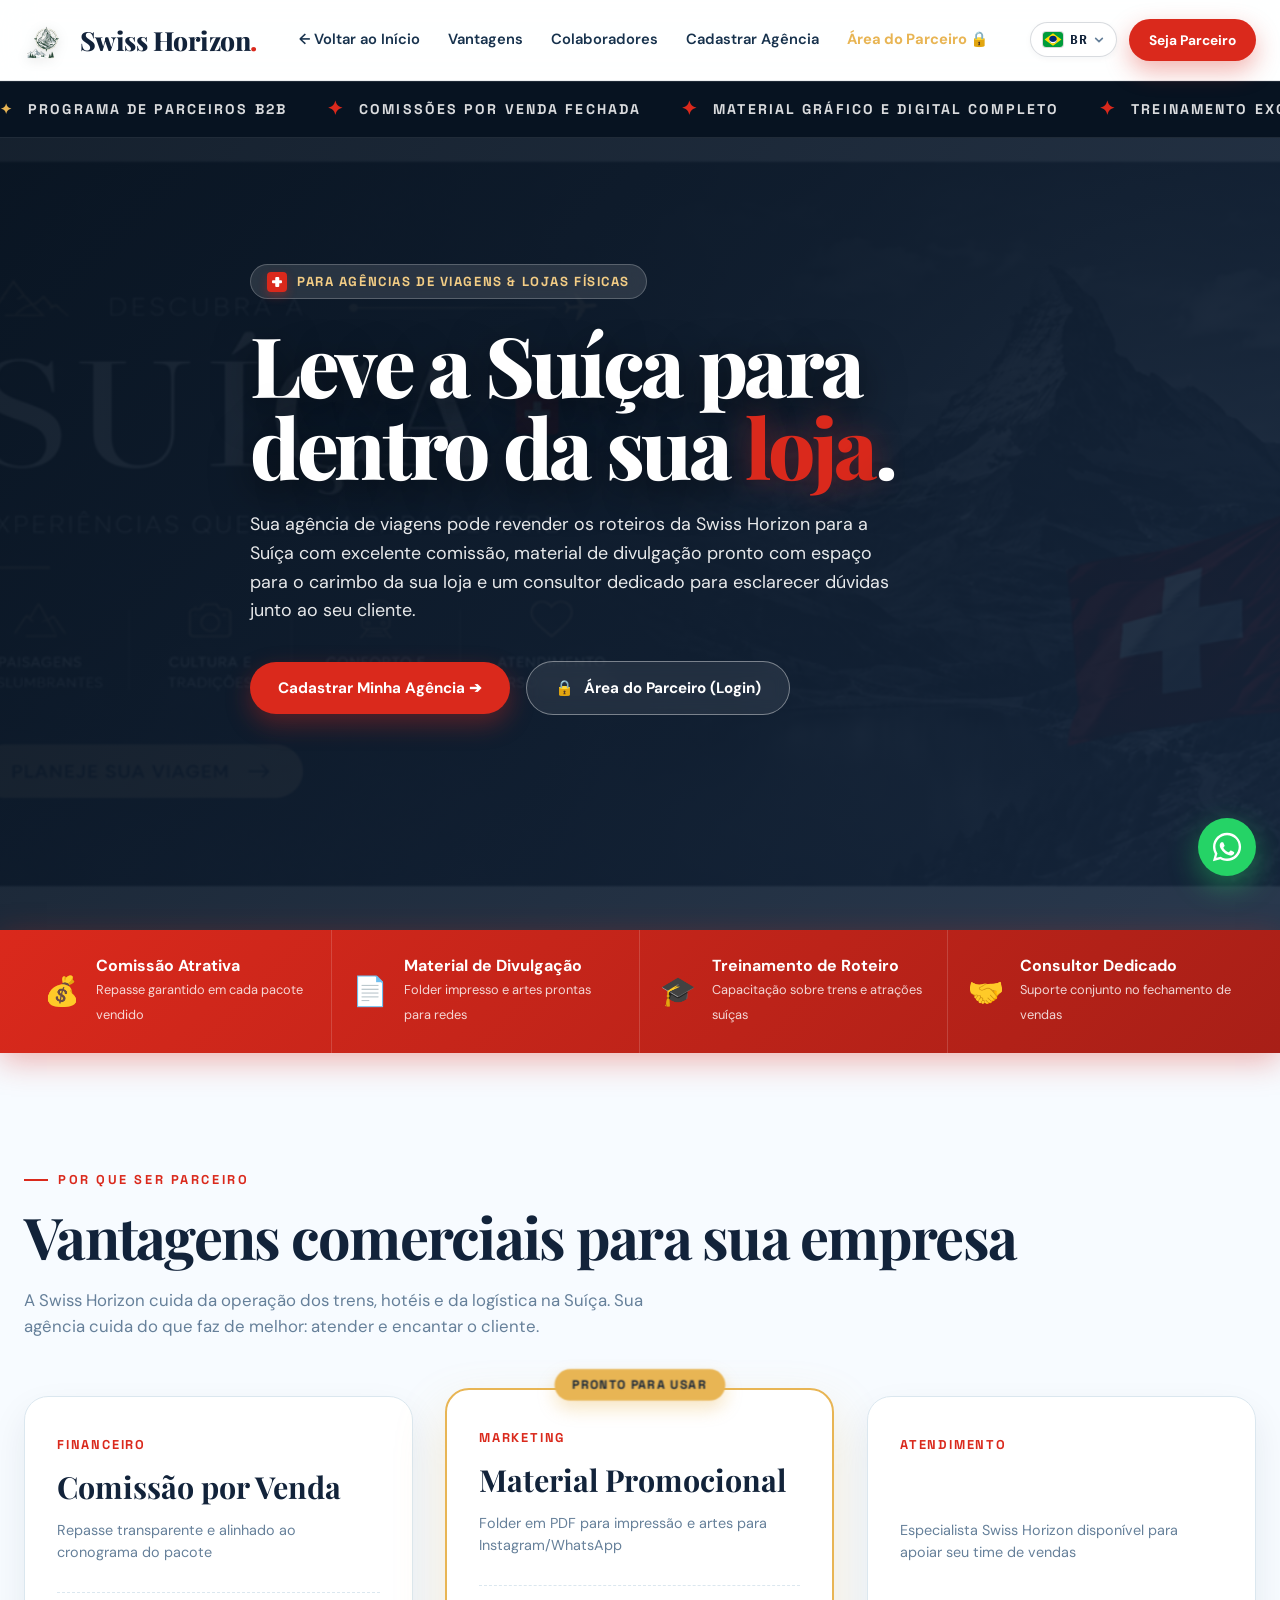
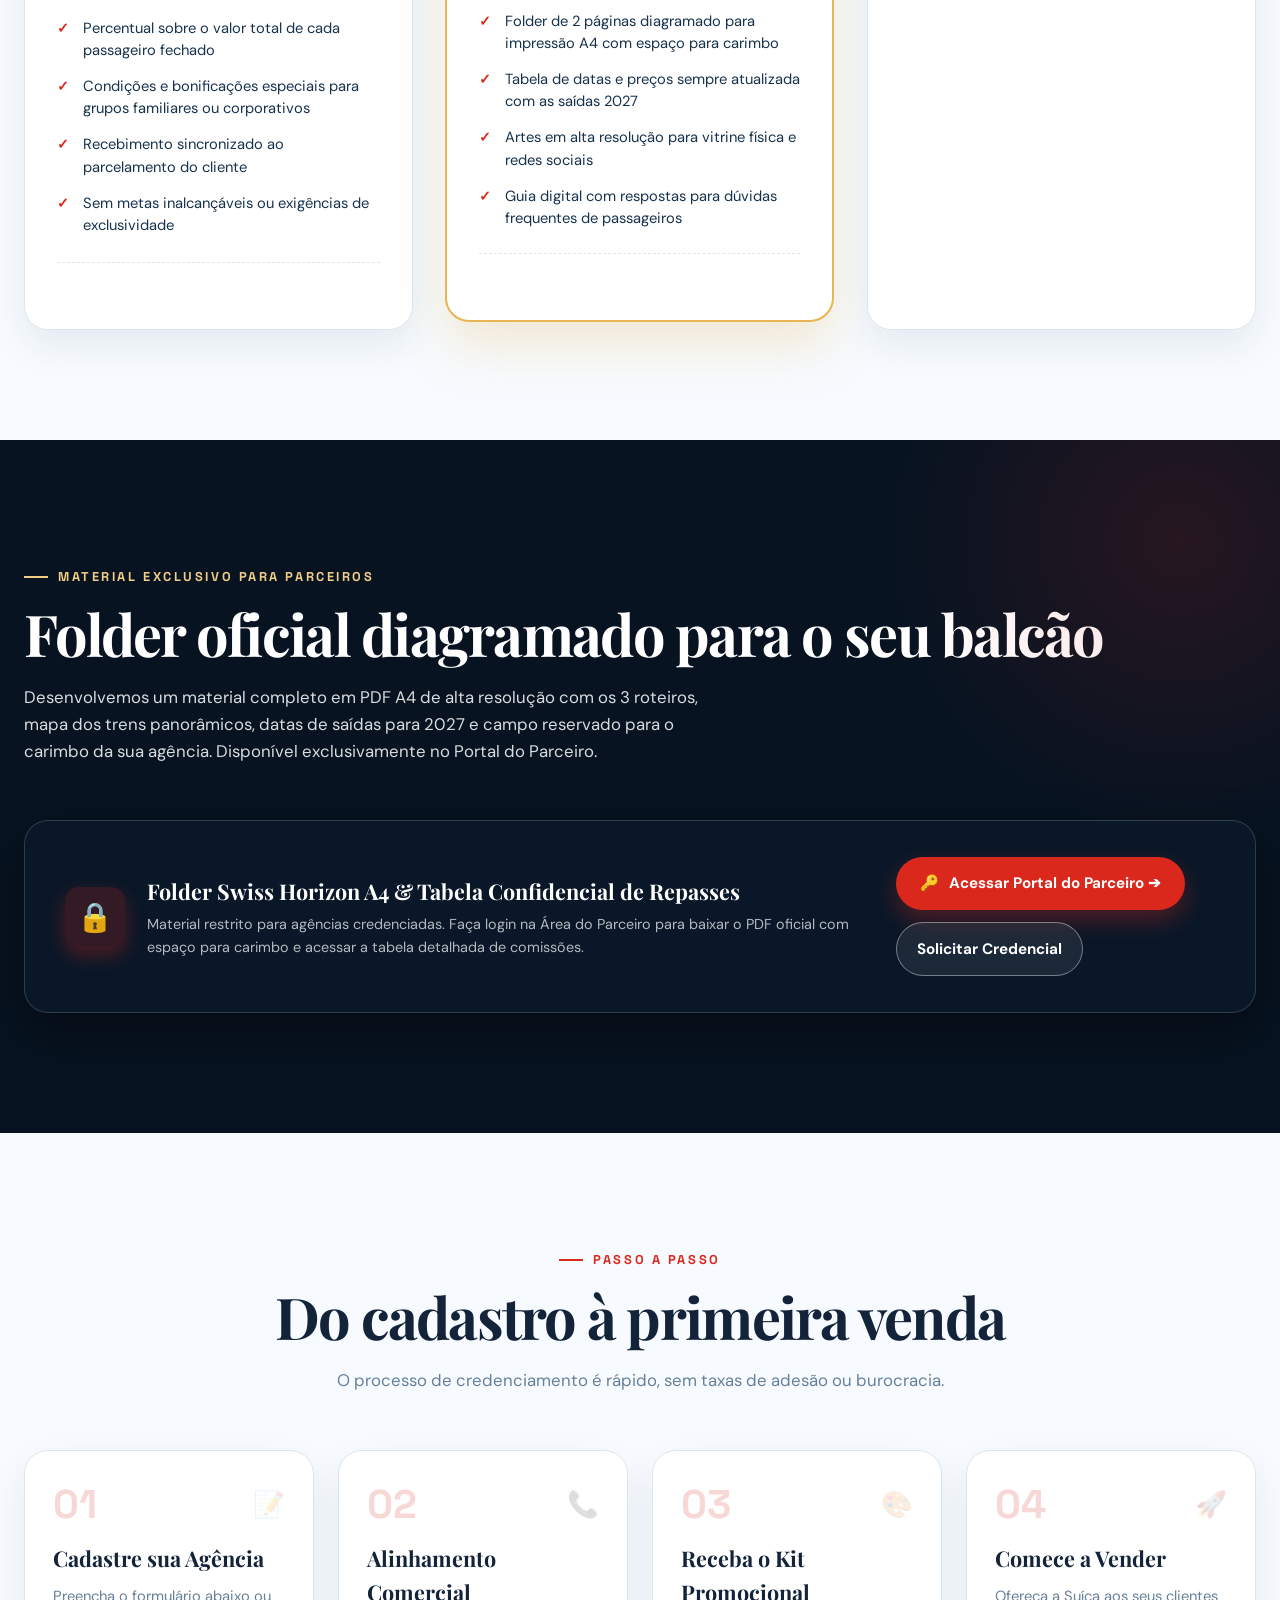
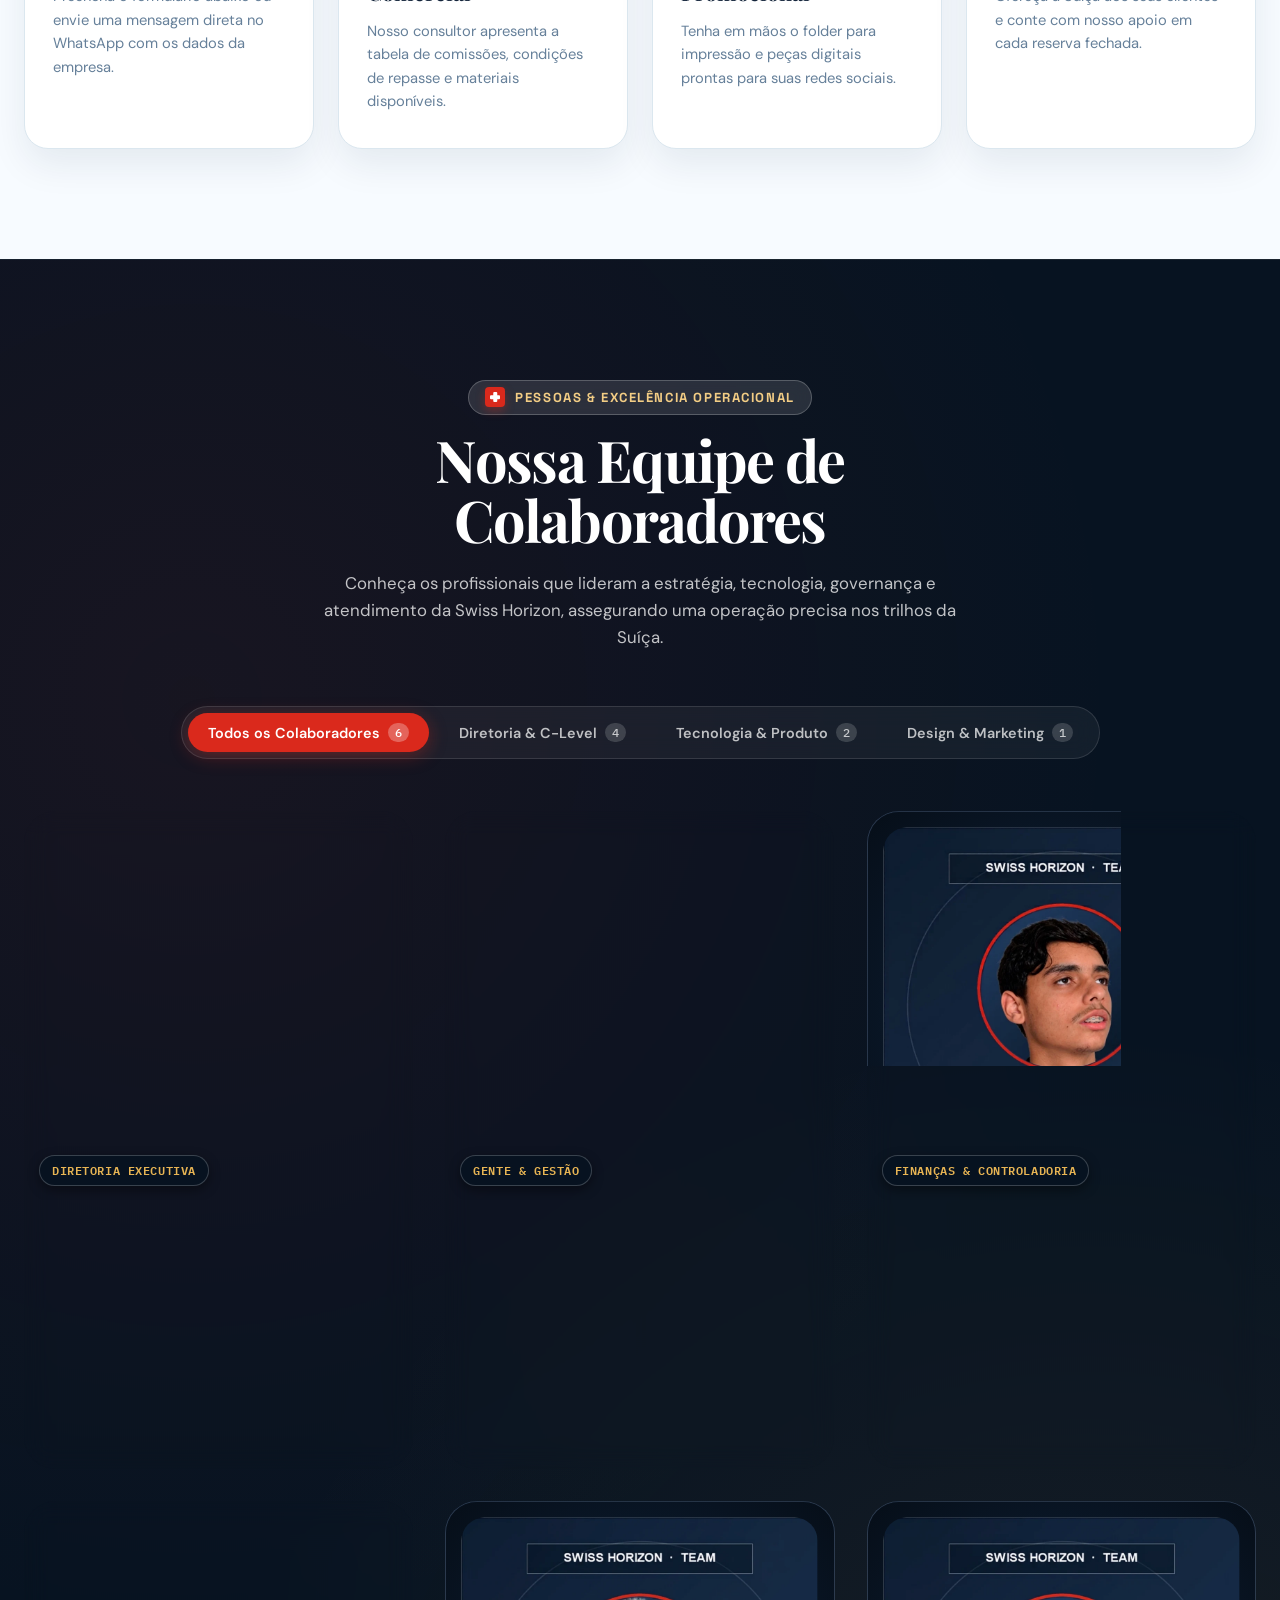
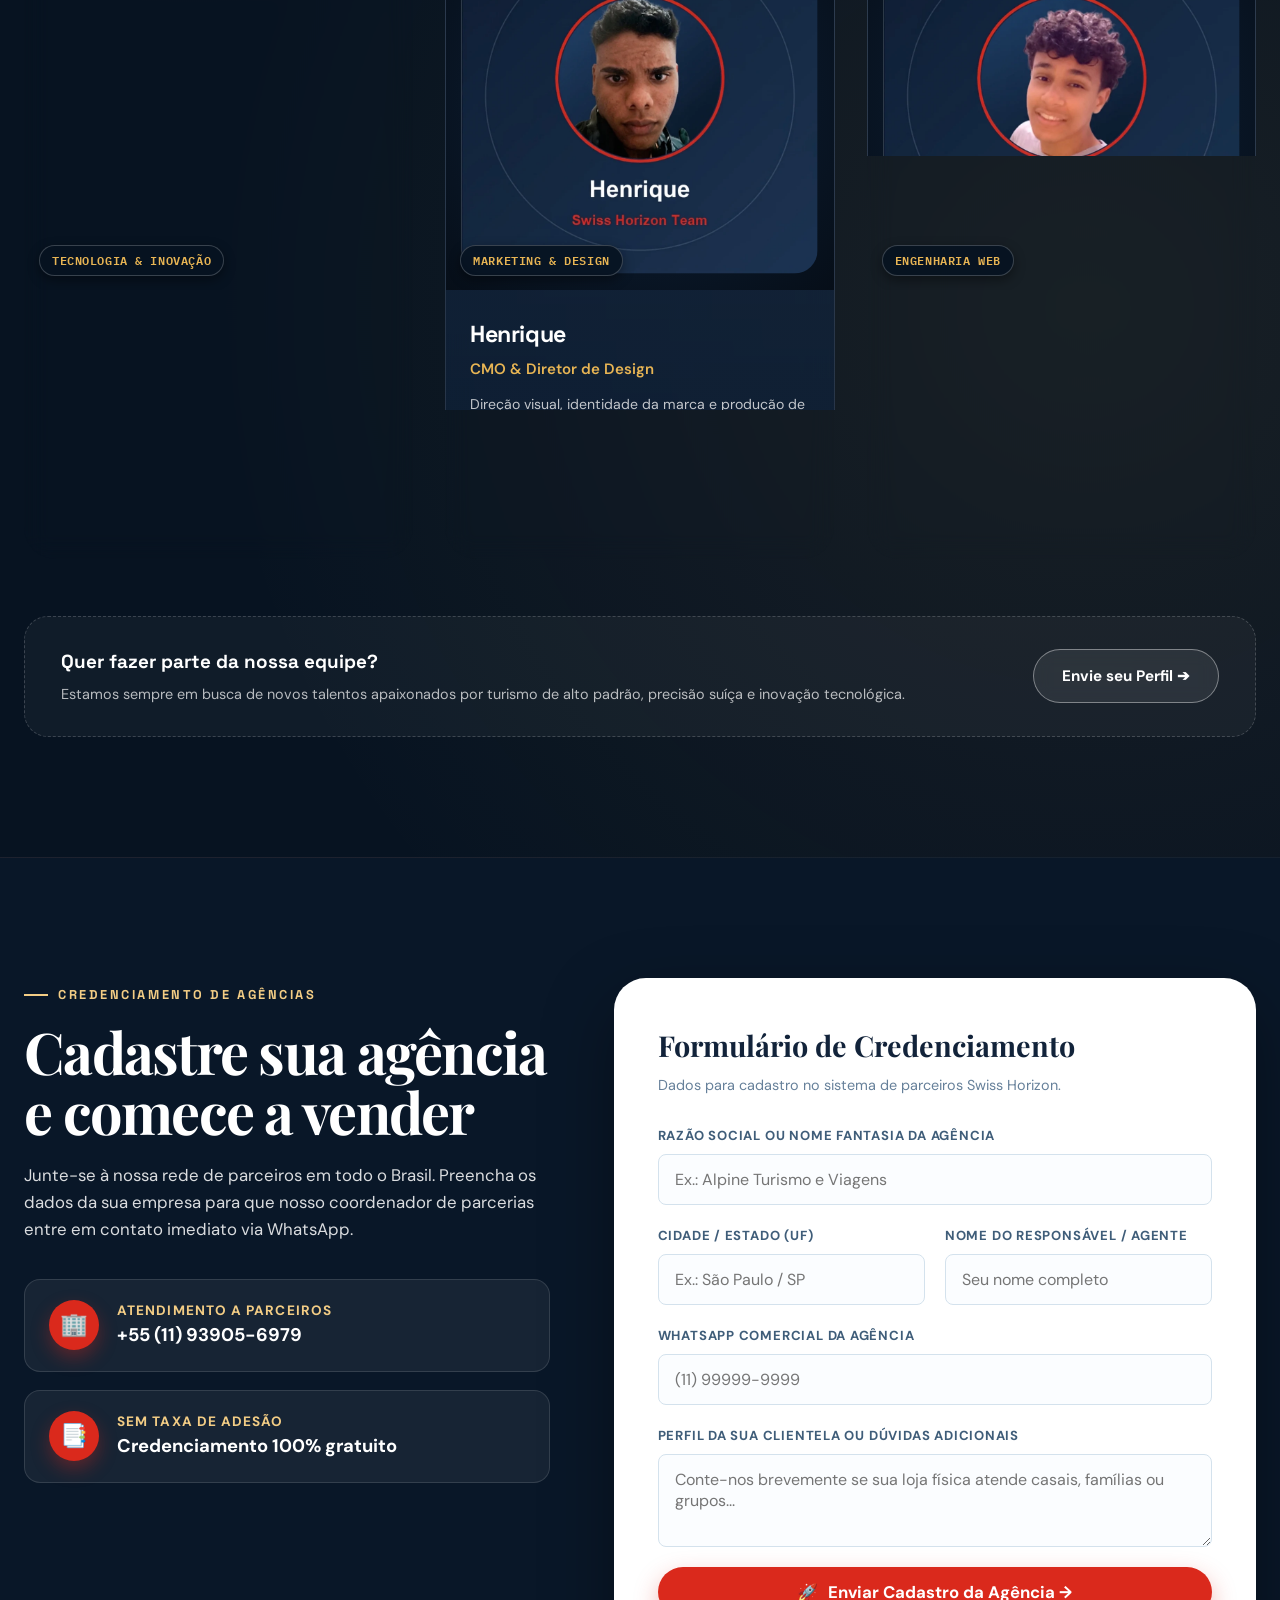
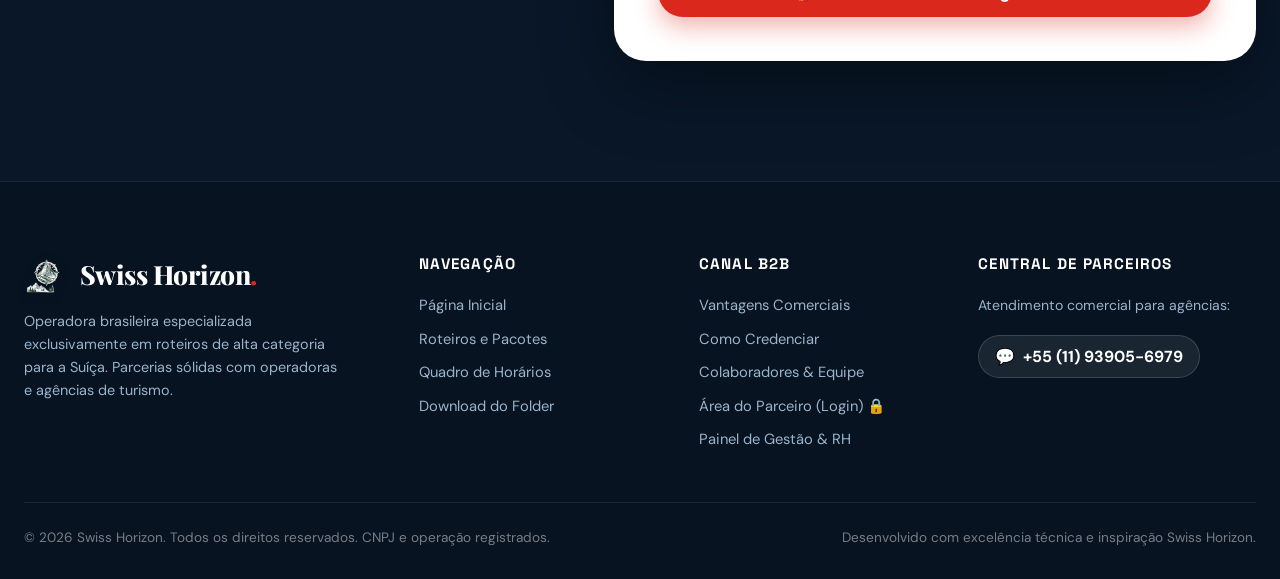
<file: trabalhe-conosco.html>
<!DOCTYPE html>
<html lang="pt-BR">
<head>
  <meta charset="UTF-8">
  <meta name="viewport" content="width=device-width, initial-scale=1.0">
  <title>Trabalhe Conosco | Swiss Horizon — Parcerias para Agências</title>
  <meta name="description" content="Sua agência de viagens pode vender roteiros exclusivos da Swiss Horizon para a Suíça. Comissões atrativas, material promocional pronto e suporte de ponta a ponta.">

  <!-- Favicon / Swiss Cross -->
  <link rel="icon" href="logo.png" type="image/png">

  <!-- Google Fonts: DM Sans, Playfair Display, Space Grotesk, IBM Plex Mono -->
  <link rel="preconnect" href="https://fonts.googleapis.com">
  <link rel="preconnect" href="https://fonts.gstatic.com" crossorigin>
  <link href="https://fonts.googleapis.com/css2?family=DM+Sans:ital,opsz,wght@0,9..40,300..800;1,9..40,300..800&family=Playfair+Display:ital,wght@0,500..900;1,500..900&family=Space+Grotesk:wght@500;700&family=IBM+Plex+Mono:wght@400;500;600&display=swap" rel="stylesheet">

  <link rel="stylesheet" href="style.css">
</head>
<body>

  <!-- ============================================================
       TOPBAR & NAVEGAÇÃO
       ============================================================ -->
  <header class="topbar">
    <div class="wrap nav-container">
      <div class="brand-group">
        <a href="index.html" class="brand-link" aria-label="Swiss Horizon">
          <img src="logo.png" alt="Logo Swiss Horizon" class="brand-logo-img">
          <span>Swiss Horizon<span class="brand-dot">.</span></span>
        </a>
      </div>

      <nav class="nav-links" id="mainNav">
        <a href="index.html#hero" data-i18n="nav_back">← Voltar ao Início</a>
        <a href="#vantagens" data-i18n="nav_advantages">Vantagens</a>
        <a href="#colaboradores" data-i18n="nav_team">Colaboradores</a>
        <a href="#cadastro" data-i18n="nav_register">Cadastrar Agência</a>
        <a href="portal-login.html" style="color:var(--gold); font-weight:700;">Área do Parceiro 🔒</a>
      </nav>

      <div class="nav-cta-group">
        <!-- Bandeirinha / Seletor de Idiomas (Português, Inglês, Alemão) -->
        <div class="lang-selector-dropdown" id="langSelector">
          <button type="button" class="lang-btn" id="langBtn" aria-expanded="false" aria-haspopup="true" title="Selecionar Idioma / Change Language / Sprache wählen">
            <span class="lang-flag-current" id="currentLangFlag">
              <svg class="lang-flag-svg" viewBox="0 0 640 480" width="20" height="15" aria-hidden="true">
                <rect width="640" height="480" fill="#009c3b" rx="40"/>
                <polygon points="320,40 590,240 320,440 50,240" fill="#ffdf00"/>
                <circle cx="320" cy="240" r="120" fill="#002776"/>
                <path d="M 200,240 A 120,120 0 0,0 440,240 A 130,130 0 0,1 200,240" fill="#ffffff"/>
              </svg>
            </span>
            <span class="lang-code-current" id="currentLangCode">BR</span>
            <svg class="lang-chevron" viewBox="0 0 12 12" width="10" height="10" fill="currentColor">
              <path d="M2 4L6 8L10 4" stroke="currentColor" stroke-width="2" stroke-linecap="round" fill="none"/>
            </svg>
          </button>

          <div class="lang-menu" id="langMenu" role="menu">
            <button type="button" class="lang-option is-active" data-lang="pt" role="menuitem">
              <span class="lang-option-flag">
                <svg class="lang-flag-svg" viewBox="0 0 640 480" width="20" height="15" aria-hidden="true">
                  <rect width="640" height="480" fill="#009c3b" rx="40"/>
                  <polygon points="320,40 590,240 320,440 50,240" fill="#ffdf00"/>
                  <circle cx="320" cy="240" r="120" fill="#002776"/>
                  <path d="M 200,240 A 120,120 0 0,0 440,240 A 130,130 0 0,1 200,240" fill="#ffffff"/>
                </svg>
              </span>
              <span class="lang-option-name">Português</span>
              <span class="lang-option-badge">BR</span>
            </button>

            <button type="button" class="lang-option" data-lang="en" role="menuitem">
              <span class="lang-option-flag">
                <svg class="lang-flag-svg" viewBox="0 0 640 480" width="20" height="15" aria-hidden="true">
                  <clipPath id="uk-flag-clip-tc"><rect width="640" height="480" rx="40"/></clipPath>
                  <g clip-path="url(#uk-flag-clip-tc)">
                    <rect width="640" height="480" fill="#012169"/>
                    <path d="M0,0 L640,480 M640,0 L0,480" stroke="#ffffff" stroke-width="64"/>
                    <path d="M0,0 L640,480 M640,0 L0,480" stroke="#c8102e" stroke-width="24"/>
                    <path d="M320,0 V480 M0,240 H640" stroke="#ffffff" stroke-width="106"/>
                    <path d="M320,0 V480 M0,240 H640" stroke="#c8102e" stroke-width="64"/>
                  </g>
                </svg>
              </span>
              <span class="lang-option-name">English</span>
              <span class="lang-option-badge">EN</span>
            </button>

            <button type="button" class="lang-option" data-lang="de" role="menuitem">
              <span class="lang-option-flag">
                <svg class="lang-flag-svg" viewBox="0 0 640 480" width="20" height="15" aria-hidden="true">
                  <clipPath id="de-flag-clip-tc"><rect width="640" height="480" rx="40"/></clipPath>
                  <g clip-path="url(#de-flag-clip-tc)">
                    <rect width="640" height="160" y="0" fill="#000000"/>
                    <rect width="640" height="160" y="160" fill="#dd0000"/>
                    <rect width="640" height="160" y="320" fill="#ffce00"/>
                  </g>
                </svg>
              </span>
              <span class="lang-option-name">Deutsch</span>
              <span class="lang-option-badge">DE</span>
            </button>
          </div>
        </div>
        <a href="#cadastro" class="btn btn-primary" id="navCtaBtn" style="padding:10px 20px; font-size:0.86rem;" data-i18n="nav_cta_partner">
          Seja Parceiro
        </a>
        <button class="mobile-toggle" id="mobileNavToggle" aria-label="Abrir Menu">
          <span></span><span></span><span></span>
        </button>
      </div>
    </div>
  </header>

  <!-- ============================================================
       KINETIC TICKER
       ============================================================ -->
  <div class="ticker-wrap" aria-hidden="true">
    <div class="ticker-track">
      <span class="ticker-item"><span class="gold">✦</span> <span data-i18n="ticker_b2b_prog">PROGRAMA DE PARCEIROS B2B</span></span>
      <span class="ticker-item"><span class="dot">✦</span> <span data-i18n="ticker_b2b_comm">COMISSÕES POR VENDA FECHADA</span></span>
      <span class="ticker-item"><span class="dot">✦</span> <span data-i18n="ticker_b2b_mat">MATERIAL GRÁFICO E DIGITAL COMPLETO</span></span>
      <span class="ticker-item"><span class="dot">✦</span> <span data-i18n="ticker_b2b_train">TREINAMENTO EXCLUSIVO DE PRODUTO</span></span>
      <span class="ticker-item"><span class="gold">✦</span> <span data-i18n="ticker_b2b_wpp">WHATSAPP PARCEIROS: +55 (11) 93905-6979</span></span>
      <!-- Repetição -->
      <span class="ticker-item"><span class="gold">✦</span> <span data-i18n="ticker_b2b_prog">PROGRAMA DE PARCEIROS B2B</span></span>
      <span class="ticker-item"><span class="dot">✦</span> <span data-i18n="ticker_b2b_comm">COMISSÕES POR VENDA FECHADA</span></span>
      <span class="ticker-item"><span class="dot">✦</span> <span data-i18n="ticker_b2b_mat">MATERIAL GRÁFICO E DIGITAL COMPLETO</span></span>
      <span class="ticker-item"><span class="dot">✦</span> <span data-i18n="ticker_b2b_train">TREINAMENTO EXCLUSIVO DE PRODUTO</span></span>
      <span class="ticker-item"><span class="gold">✦</span> <span data-i18n="ticker_b2b_wpp">WHATSAPP PARCEIROS: +55 (11) 93905-6979</span></span>
    </div>
  </div>

  <main>

    <!-- ==========================================================
         HERO SECTION (B2B)
         ========================================================== -->
    <section class="hero partner-hero" id="hero">
      <div class="wrap hero-content">
        <div class="hero-tagline-badge">
          <span class="swiss-cross"></span>
          <span data-i18n="b2b_hero_badge">Para Agências de Viagens &amp; Lojas Físicas</span>
        </div>

        <h1 data-i18n-html="b2b_hero_h1">
          Leve a Suíça para<br>
          dentro da sua <span class="accent-red">loja</span>.
        </h1>

        <p class="hero-lede" data-i18n="b2b_hero_lede">
          Sua agência de viagens pode revender os roteiros da Swiss Horizon para a Suíça com excelente comissão,
          material de divulgação pronto com espaço para o carimbo da sua loja e um consultor dedicado
          para esclarecer dúvidas junto ao seu cliente.
        </p>

        <div class="hero-actions">
          <a href="#cadastro" class="btn btn-primary" data-i18n="b2b_hero_btn_reg">
            Cadastrar Minha Agência ➔
          </a>
          <a href="portal-login.html" class="btn btn-outline-light" data-i18n="b2b_hero_btn_portal">
            <span>🔒</span> Área do Parceiro (Login)
          </a>
        </div>
      </div>
    </section>

    <!-- ==========================================================
         DIFERENCIAIS DA PARCERIA
         ========================================================== -->
    <section class="highlight-bar" aria-label="Diferenciais da Parceria">
      <div class="wrap highlight-grid">
        <div class="highlight-col">
          <div class="highlight-icon">💰</div>
          <div>
            <strong data-i18n="b2b_hl1_title">Comissão Atrativa</strong>
            <span data-i18n="b2b_hl1_desc">Repasse garantido em cada pacote vendido</span>
          </div>
        </div>
        <div class="highlight-col">
          <div class="highlight-icon">📄</div>
          <div>
            <strong data-i18n="b2b_hl2_title">Material de Divulgação</strong>
            <span data-i18n="b2b_hl2_desc">Folder impresso e artes prontas para redes</span>
          </div>
        </div>
        <div class="highlight-col">
          <div class="highlight-icon">🎓</div>
          <div>
            <strong data-i18n="b2b_hl3_title">Treinamento de Roteiro</strong>
            <span data-i18n="b2b_hl3_desc">Capacitação sobre trens e atrações suíças</span>
          </div>
        </div>
        <div class="highlight-col">
          <div class="highlight-icon">🤝</div>
          <div>
            <strong data-i18n="b2b_hl4_title">Consultor Dedicado</strong>
            <span data-i18n="b2b_hl4_desc">Suporte conjunto no fechamento de vendas</span>
          </div>
        </div>
      </div>
    </section>

    <!-- ==========================================================
         VANTAGENS PARA SUA AGÊNCIA (3D Tilt Cards)
         ========================================================== -->
    <section class="section" id="vantagens">
      <div class="wrap">
        <div class="section-head">
          <p class="eyebrow" data-i18n="b2b_adv_eyebrow">Por que ser parceiro</p>
          <h2 class="section-title" data-i18n="b2b_adv_title">Vantagens comerciais para sua empresa</h2>
          <p class="section-lede" data-i18n="b2b_adv_lede">
            A Swiss Horizon cuida da operação dos trens, hotéis e da logística na Suíça.
            Sua agência cuida do que faz de melhor: atender e encantar o cliente.
          </p>
        </div>

        <div class="packages-grid">

          <article class="package-card" data-tilt>
            <p class="package-kicker" data-i18n="b2b_card1_kicker">Financeiro</p>
            <h3 class="package-title" data-i18n="b2b_card1_title">Comissão por Venda</h3>
            <p class="package-route-text" data-i18n="b2b_card1_desc">Repasse transparente e alinhado ao cronograma do pacote</p>
            <ul class="package-features-list">
              <li data-i18n="b2b_card1_li1">Percentual sobre o valor total de cada passageiro fechado</li>
              <li data-i18n="b2b_card1_li2">Condições e bonificações especiais para grupos familiares ou corporativos</li>
              <li data-i18n="b2b_card1_li3">Recebimento sincronizado ao parcelamento do cliente</li>
              <li data-i18n="b2b_card1_li4">Sem metas inalcançáveis ou exigências de exclusividade</li>
            </ul>
          </article>

          <article class="package-card featured" data-tilt>
            <span class="package-badge-popular" data-i18n="b2b_card2_badge">Pronto para Usar</span>
            <p class="package-kicker" data-i18n="b2b_card2_kicker">Marketing</p>
            <h3 class="package-title" data-i18n="b2b_card2_title">Material Promocional</h3>
            <p class="package-route-text" data-i18n="b2b_card2_desc">Folder em PDF para impressão e artes para Instagram/WhatsApp</p>
            <ul class="package-features-list">
              <li data-i18n="b2b_card2_li1">Folder de 2 páginas diagramado para impressão A4 com espaço para carimbo</li>
              <li data-i18n="b2b_card2_li2">Tabela de datas e preços sempre atualizada com as saídas 2027</li>
              <li data-i18n="b2b_card2_li3">Artes em alta resolução para vitrine física e redes sociais</li>
              <li data-i18n="b2b_card2_li4">Guia digital com respostas para dúvidas frequentes de passageiros</li>
            </ul>
          </article>

          <article class="package-card" data-tilt>
            <p class="package-kicker" data-i18n="b2b_card3_kicker">Atendimento</p>
            <h3 class="package-title" data-i18n="b2b_card3_title">Suporte do Consultor</h3>
            <p class="package-route-text" data-i18n="b2b_card3_desc">Especialista Swiss Horizon disponível para apoiar seu time de vendas</p>
            <ul class="package-features-list">
              <li data-i18n="b2b_card3_li1">Linha direta exclusiva por WhatsApp com especialista em Suíça</li>
              <li data-i18n="b2b_card3_li2">Participação do consultor em reuniões com o passageiro, se desejado</li>
              <li data-i18n="b2b_card3_li3">Montagem ágil de propostas customizadas ou upgrades de 1ª classe</li>
              <li data-i18n="b2b_card3_li4">Acompanhamento do embarque até o retorno dos clientes</li>
            </ul>
          </article>

        </div>
      </div>
    </section>

    <!-- ==========================================================
         MATERIAL DE APRESENTAÇÃO & PORTAL DO PARCEIRO
         ========================================================== -->
    <section class="section section-board" id="material">
      <div class="wrap">
        <div class="section-head">
          <p class="eyebrow eyebrow-light" data-i18n="b2b_pdf_eyebrow">Material Exclusivo para Parceiros</p>
          <h2 class="section-title section-title-light" data-i18n="b2b_pdf_title">Folder oficial diagramado para o seu balcão</h2>
          <p class="section-lede section-lede-light" data-i18n="b2b_pdf_lede">
            Desenvolvemos um material completo em PDF A4 de alta resolução com os 3 roteiros, mapa dos trens panorâmicos, datas de saídas para 2027 e campo reservado para o carimbo da sua agência. Disponível exclusivamente no Portal do Parceiro.
          </p>
        </div>

        <div class="download-panel-box">
          <div class="download-panel-left">
            <div class="pdf-icon-badge" style="background:rgba(218,41,28,0.2); border-color:var(--red);">🔒</div>
            <div>
              <h3 class="download-panel-title" data-i18n="b2b_pdf_box_title">Folder Swiss Horizon A4 &amp; Tabela Confidencial de Repasses</h3>
              <p class="download-panel-desc" data-i18n="b2b_pdf_box_desc">
                Material restrito para agências credenciadas. Faça login na Área do Parceiro para baixar o PDF oficial com espaço para carimbo e acessar a tabela detalhada de comissões.
              </p>
            </div>
          </div>

          <div style="display:flex; gap:12px; flex-wrap:wrap; align-items:center;">
            <a href="portal-login.html" class="btn btn-primary" style="padding:14px 24px;">
              <span>🔑</span> Acessar Portal do Parceiro ➔
            </a>
            <a href="#cadastro" class="btn btn-outline-light" style="padding:14px 20px;">
              Solicitar Credencial
            </a>
          </div>
        </div>
      </div>
    </section>

    <!-- ==========================================================
         COMO FUNCIONA A PARCERIA
         ========================================================== -->
    <section class="section" id="como-funciona-parceria">
      <div class="wrap">
        <div class="section-head-center">
          <p class="eyebrow" data-i18n="b2b_step_eyebrow">Passo a Passo</p>
          <h2 class="section-title" data-i18n="b2b_step_title">Do cadastro à primeira venda</h2>
          <p class="section-lede" style="margin-inline:auto;" data-i18n="b2b_step_lede">
            O processo de credenciamento é rápido, sem taxas de adesão ou burocracia.
          </p>
        </div>

        <div class="steps-grid">
          <article class="step-card">
            <div class="step-num-badge">
              <span>01</span>
              <span class="step-icon">📝</span>
            </div>
            <h3 data-i18n="b2b_step1_title">Cadastre sua Agência</h3>
            <p data-i18n="b2b_step1_desc">Preencha o formulário abaixo ou envie uma mensagem direta no WhatsApp com os dados da empresa.</p>
          </article>

          <article class="step-card">
            <div class="step-num-badge">
              <span>02</span>
              <span class="step-icon">📞</span>
            </div>
            <h3 data-i18n="b2b_step2_title">Alinhamento Comercial</h3>
            <p data-i18n="b2b_step2_desc">Nosso consultor apresenta a tabela de comissões, condições de repasse e materiais disponíveis.</p>
          </article>

          <article class="step-card">
            <div class="step-num-badge">
              <span>03</span>
              <span class="step-icon">🎨</span>
            </div>
            <h3 data-i18n="b2b_step3_title">Receba o Kit Promocional</h3>
            <p data-i18n="b2b_step3_desc">Tenha em mãos o folder para impressão e peças digitais prontas para suas redes sociais.</p>
          </article>

          <article class="step-card">
            <div class="step-num-badge">
              <span>04</span>
              <span class="step-icon">🚀</span>
            </div>
            <h3 data-i18n="b2b_step4_title">Comece a Vender</h3>
            <p data-i18n="b2b_step4_desc">Ofereça a Suíça aos seus clientes e conte com nosso apoio em cada reserva fechada.</p>
          </article>
        </div>
      </div>
    </section>

    <!-- ==========================================================
         EQUIPE & COLABORADORES SWISS HORIZON
         ========================================================== -->
    <section class="section section-team" id="colaboradores">
      <div class="wrap">
        <div class="section-head-center">
          <div class="hero-tagline-badge" style="margin-inline:auto; margin-bottom:14px;">
            <span class="swiss-cross"></span>
            <span data-i18n="b2b_team_badge">Pessoas &amp; Excelência Operacional</span>
          </div>
          <h2 class="section-title" data-i18n="b2b_team_title">Nossa Equipe de Colaboradores</h2>
          <p class="section-lede" style="margin-inline:auto; max-width:680px;" data-i18n="b2b_team_lede">
            Conheça os profissionais que lideram a estratégia, tecnologia, governança e atendimento da Swiss Horizon, assegurando uma operação precisa nos trilhos da Suíça.
          </p>
        </div>

        <!-- Abas / Filtros Interativos de Categoria -->
        <div class="team-filter-bar" role="tablist" aria-label="Filtrar colaboradores por departamento">
          <button type="button" class="team-filter-btn is-active" data-team-filter="all" role="tab" aria-selected="true">
            <span data-i18n="team_tab_all">Todos os Colaboradores</span>
            <span class="team-filter-count">6</span>
          </button>
          <button type="button" class="team-filter-btn" data-team-filter="c-level" role="tab" aria-selected="false">
            <span data-i18n="team_tab_exec">Diretoria &amp; C-Level</span>
            <span class="team-filter-count">4</span>
          </button>
          <button type="button" class="team-filter-btn" data-team-filter="tech" role="tab" aria-selected="false">
            <span data-i18n="team_tab_tech">Tecnologia &amp; Produto</span>
            <span class="team-filter-count">2</span>
          </button>
          <button type="button" class="team-filter-btn" data-team-filter="creative" role="tab" aria-selected="false">
            <span data-i18n="team_tab_creative">Design &amp; Marketing</span>
            <span class="team-filter-count">1</span>
          </button>
        </div>

        <!-- Grid de Colaboradores -->
        <div class="team-grid">
          <!-- Card 1: Rhafael -->
          <article class="team-card" data-category="c-level exec" data-tilt>
            <div class="team-card-media">
              <img src="rhafael.png" alt="Rhafael — CEO & Co-fundador" class="team-card-photo" loading="lazy" onerror="this.onerror=null; this.src='nome_da_pessoa.png';">
              <span class="team-card-dept-badge" data-i18n="team_rhaf_dept">Diretoria Executiva</span>
            </div>
            <div class="team-card-body">
              <div class="team-card-header">
                <h3 class="team-card-name">Rhafael</h3>
                <span class="team-card-role" data-i18n="team_rhaf_role">CEO &amp; Co-fundador</span>
              </div>
              <p class="team-card-bio" data-i18n="team_rhaf_bio">
                Liderança executiva, expansão institucional e representação estratégica da marca. Conduz parcerias com dicção refinada e governança alinhada aos padrões suíços.
              </p>
              <div class="team-card-footer">
                <span class="team-tag">Chief Executive Officer</span>
                <span class="team-status-dot" title="Disponível para parcerias corporativas">Online</span>
              </div>
            </div>
          </article>

          <!-- Card 2: Michel -->
          <article class="team-card" data-category="c-level people" data-tilt>
            <div class="team-card-media">
              <img src="michel.png" alt="Michel — CHRO" class="team-card-photo" loading="lazy" onerror="this.onerror=null; this.src='nome_da_pessoa.png';">
              <span class="team-card-dept-badge" data-i18n="team_mich_dept">Gente &amp; Gestão</span>
            </div>
            <div class="team-card-body">
              <div class="team-card-header">
                <h3 class="team-card-name">Michel</h3>
                <span class="team-card-role" data-i18n="team_mich_role">CHRO — Diretor de Recursos Humanos</span>
              </div>
              <p class="team-card-bio" data-i18n="team_mich_bio">
                Comunicação institucional e oratória de alto impacto, desenvolvimento de lideranças, cultura organizacional e alinhamento do time de atendimento aos parceiros.
              </p>
              <div class="team-card-footer">
                <span class="team-tag">Chief Human Resources</span>
                <span class="team-status-dot" title="Gestão de Talentos">Online</span>
              </div>
            </div>
          </article>

          <!-- Card 3: Gustavo -->
          <article class="team-card" data-category="c-level finance" data-tilt>
            <div class="team-card-media">
              <img src="gustavo.png" alt="Gustavo — CFO" class="team-card-photo" loading="lazy" onerror="this.onerror=null; this.src='nome_da_pessoa.png';">
              <span class="team-card-dept-badge" data-i18n="team_gust_dept">Finanças &amp; Controladoria</span>
            </div>
            <div class="team-card-body">
              <div class="team-card-header">
                <h3 class="team-card-name">Gustavo</h3>
                <span class="team-card-role" data-i18n="team_gust_role">CFO — Diretor Financeiro</span>
              </div>
              <p class="team-card-bio" data-i18n="team_gust_bio">
                Governança contábil, inteligência tributária, estruturação orçamentária dos pacotes internacionais e transparência no repasse comissionado das agências credenciadas.
              </p>
              <div class="team-card-footer">
                <span class="team-tag">Chief Financial Officer</span>
                <span class="team-status-dot" title="Controladoria Ativa">Online</span>
              </div>
            </div>
          </article>

          <!-- Card 4: Matheus -->
          <article class="team-card" data-category="c-level tech" data-tilt>
            <div class="team-card-media">
              <img src="matheus.png" alt="Matheus — CIO" class="team-card-photo" loading="lazy" onerror="this.onerror=null; this.src='nome_da_pessoa.png';">
              <span class="team-card-dept-badge" data-i18n="team_math_dept">Tecnologia &amp; Inovação</span>
            </div>
            <div class="team-card-body">
              <div class="team-card-header">
                <h3 class="team-card-name">Matheus</h3>
                <span class="team-card-role" data-i18n="team_math_role">CIO — Diretor de Tecnologia</span>
              </div>
              <p class="team-card-bio" data-i18n="team_math_bio">
                Liderança técnica, arquitetura de sistemas e infraestrutura em nuvem. Garante a integridade, segurança e alta performance do ecossistema digital da Swiss Horizon.
              </p>
              <div class="team-card-footer">
                <span class="team-tag">Chief Information Officer</span>
                <span class="team-status-dot" title="Infraestrutura 99.9% Uptime">Online</span>
              </div>
            </div>
          </article>

          <!-- Card 5: Henrique -->
          <article class="team-card" data-category="creative" data-tilt>
            <div class="team-card-media">
              <img src="henrique.png" alt="Henrique — CMO" class="team-card-photo" loading="lazy" onerror="this.onerror=null; this.src='nome_da_pessoa.png';">
              <span class="team-card-dept-badge" data-i18n="team_henr_dept">Marketing &amp; Design</span>
            </div>
            <div class="team-card-body">
              <div class="team-card-header">
                <h3 class="team-card-name">Henrique</h3>
                <span class="team-card-role" data-i18n="team_henr_role">CMO &amp; Diretor de Design</span>
              </div>
              <p class="team-card-bio" data-i18n="team_henr_bio">
                Direção visual, identidade da marca e produção de materiais promocionais para balcão e canais digitais, traduzindo a elegância alpina em cada ponto de contato.
              </p>
              <div class="team-card-footer">
                <span class="team-tag">Chief Marketing Officer</span>
                <span class="team-status-dot" title="Criação Ativa">Online</span>
              </div>
            </div>
          </article>

          <!-- Card 6: Vitor -->
          <article class="team-card" data-category="tech" data-tilt>
            <div class="team-card-media">
              <img src="vitor.png" alt="Vitor — Desenvolvedor Web Pleno" class="team-card-photo" loading="lazy" onerror="this.onerror=null; this.src='nome_da_pessoa.png';">
              <span class="team-card-dept-badge" data-i18n="team_vito_dept">Engenharia Web</span>
            </div>
            <div class="team-card-body">
              <div class="team-card-header">
                <h3 class="team-card-name">Vitor</h3>
                <span class="team-card-role" data-i18n="team_vito_role">Desenvolvedor Web Pleno</span>
              </div>
              <p class="team-card-bio" data-i18n="team_vito_bio">
                Especialista na plataforma web principal da Swiss Horizon, implementando interfaces responsivas, integrações de formulários e otimizações contínuas de velocidade.
              </p>
              <div class="team-card-footer">
                <span class="team-tag">Mid-Level Web Engineer</span>
                <span class="team-status-dot" title="Desenvolvimento Ativo">Online</span>
              </div>
            </div>
          </article>
        </div>

        <!-- Banner de Recrutamento dentro da área -->
        <div class="team-cta-strip">
          <div class="team-cta-content">
            <h4 data-i18n="team_cta_title">Quer fazer parte da nossa equipe?</h4>
            <p data-i18n="team_cta_desc">Estamos sempre em busca de novos talentos apaixonados por turismo de alto padrão, precisão suíça e inovação tecnológica.</p>
          </div>
          <a href="#cadastro" class="btn btn-outline-light" data-i18n="team_cta_btn">Envie seu Perfil ➔</a>
        </div>
      </div>
    </section>

    <!-- ==========================================================
         FORMULÁRIO DE CADASTRO B2B
         ========================================================== -->
    <section class="section section-contact" id="cadastro">
      <div class="wrap contact-layout">
        <div class="contact-info-col">
          <p class="eyebrow eyebrow-light" data-i18n="b2b_form_eyebrow">Credenciamento de Agências</p>
          <h2 class="section-title" data-i18n="b2b_form_title">Cadastre sua agência e comece a vender</h2>
          <p class="section-lede section-lede-light" data-i18n="b2b_form_lede">
            Junte-se à nossa rede de parceiros em todo o Brasil. Preencha os dados da sua empresa
            para que nosso coordenador de parcerias entre em contato imediato via WhatsApp.
          </p>

          <div class="contact-cards-stack">
            <div class="contact-detail-card">
              <div class="contact-icon-circle">🏢</div>
              <div>
                <strong data-i18n="b2b_form_card1_title">Atendimento a Parceiros</strong>
                <a href="https://wa.me/5511939056979" target="_blank" rel="noopener">+55 (11) 93905-6979</a>
              </div>
            </div>

            <div class="contact-detail-card">
              <div class="contact-icon-circle">📑</div>
              <div>
                <strong data-i18n="b2b_form_card2_title">Sem Taxa de Adesão</strong>
                <span data-i18n="b2b_form_card2_desc">Credenciamento 100% gratuito</span>
              </div>
            </div>
          </div>
        </div>

        <!-- Form B2B -->
        <div class="contact-form-card">
          <div class="form-header-note">
            <h3 data-i18n="b2b_form_head_title">Formulário de Credenciamento</h3>
            <p data-i18n="b2b_form_head_desc">Dados para cadastro no sistema de parceiros Swiss Horizon.</p>
          </div>

          <form id="partnerAgencyForm">
            <div class="form-grid-2">
              <div class="form-field full-col">
                <label for="agencyName" data-i18n="b2b_form_label_name">Razão Social ou Nome Fantasia da Agência</label>
                <input type="text" id="agencyName" required placeholder="Ex.: Alpine Turismo e Viagens" data-i18n-placeholder="b2b_form_ph_name">
              </div>

              <div class="form-field">
                <label for="agencyCity" data-i18n="b2b_form_label_city">Cidade / Estado (UF)</label>
                <input type="text" id="agencyCity" required placeholder="Ex.: São Paulo / SP" data-i18n-placeholder="b2b_form_ph_city">
              </div>

              <div class="form-field">
                <label for="agencyContact" data-i18n="b2b_form_label_contact">Nome do Responsável / Agente</label>
                <input type="text" id="agencyContact" required placeholder="Seu nome completo" data-i18n-placeholder="b2b_form_ph_contact">
              </div>

              <div class="form-field full-col">
                <label for="agencyWhatsapp" data-i18n="b2b_form_label_wpp">WhatsApp Comercial da Agência</label>
                <input type="tel" id="agencyWhatsapp" required placeholder="(11) 99999-9999" data-i18n-placeholder="b2b_form_ph_wpp">
              </div>

              <div class="form-field full-col">
                <label for="agencyMsg" data-i18n="b2b_form_label_msg">Perfil da sua clientela ou dúvidas adicionais</label>
                <textarea id="agencyMsg" rows="3" placeholder="Conte-nos brevemente se sua loja física atende casais, famílias ou grupos..." data-i18n-placeholder="b2b_form_ph_msg"></textarea>
              </div>
            </div>

            <button type="submit" class="btn btn-primary btn-full" style="width:100%; margin-top:20px; font-size:1.05rem;" data-i18n-html="b2b_form_submit">
              <span>🚀</span> Enviar Cadastro da Agência →
            </button>
          </form>
        </div>
      </div>
    </section>

  </main>

  <!-- ============================================================
       FOOTER
       ============================================================ -->
  <footer class="site-footer">
    <div class="wrap footer-grid">
      <div>
        <div class="brand-link" style="color:var(--white); margin-bottom:14px;">
          <img src="logo.png" alt="Logo Swiss Horizon" class="brand-logo-img">
          <span>Swiss Horizon<span class="brand-dot">.</span></span>
        </div>
        <p style="font-size:0.9rem; line-height:1.6; max-width:320px;" data-i18n="b2b_footer_bio">
          Operadora brasileira especializada exclusivamente em roteiros de alta categoria para a Suíça.
          Parcerias sólidas com operadoras e agências de turismo.
        </p>
      </div>

      <div class="footer-col">
        <h4 data-i18n="footer_col1_title">Navegação</h4>
        <ul>
          <li><a href="index.html#hero" data-i18n="nav_home">Página Inicial</a></li>
          <li><a href="index.html#roteiros" data-i18n="nav_itineraries">Roteiros e Pacotes</a></li>
          <li><a href="index.html#embarque" data-i18n="nav_dates">Quadro de Horários</a></li>
          <li><a href="#material" data-i18n="nav_material">Download do Folder</a></li>
        </ul>
      </div>

      <div class="footer-col">
        <h4 data-i18n="b2b_footer_col2_title">Canal B2B</h4>
        <ul>
          <li><a href="#vantagens" data-i18n="nav_advantages">Vantagens Comerciais</a></li>
          <li><a href="#como-funciona-parceria" data-i18n="b2b_step_eyebrow">Como Credenciar</a></li>
          <li><a href="#colaboradores" data-i18n="nav_team">Colaboradores &amp; Equipe</a></li>
          <li><a href="portal-login.html">Área do Parceiro (Login) 🔒</a></li>
          <li><a href="portal-login.html">Painel de Gestão &amp; RH</a></li>
        </ul>
      </div>

      <div class="footer-col">
        <h4 data-i18n="b2b_footer_col3_title">Central de Parceiros</h4>
        <p style="font-size:0.88rem; margin-bottom:8px;" data-i18n="b2b_footer_col3_sub">Atendimento comercial para agências:</p>
        <a href="https://wa.me/5511939056979" target="_blank" rel="noopener" class="footer-phone-badge">
          <span>💬</span> +55 (11) 93905-6979
        </a>
      </div>
    </div>

    <div class="wrap footer-bottom">
      <p data-i18n="footer_copy">© 2026 Swiss Horizon. Todos os direitos reservados. CNPJ e operação registrados.</p>
      <p data-i18n="footer_credit">Desenvolvido com excelência técnica e inspiração Swiss Horizon.</p>
    </div>
  </footer>

  <!-- ============================================================
       MODAL DE CONFIRMAÇÃO EXCLUSIVO SWISS HORIZON (B2B)
       ============================================================ -->
  <div class="swiss-modal-overlay" id="swissBookingModal" role="dialog" aria-modal="true" aria-labelledby="swissModalTitle">
    <div class="swiss-modal-dialog">
      <button class="swiss-modal-close" id="closeSwissModalBtn" aria-label="Fechar modal">&times;</button>

      <div class="swiss-modal-badge">
        <span class="swiss-cross"></span>
        <span data-i18n="b2b_modal_badge">Swiss Horizon · Parcerias B2B</span>
      </div>

      <div class="swiss-modal-icon-wrap">
        <svg viewBox="0 0 52 52" width="52" height="52" fill="none">
          <circle cx="26" cy="26" r="25" stroke="#da291c" stroke-width="2.5" fill="#fff5f5"/>
          <path d="M16 26.5L23 33.5L36 19.5" stroke="#da291c" stroke-width="3.5" stroke-linecap="round" stroke-linejoin="round"/>
        </svg>
      </div>

      <h3 class="swiss-modal-title" id="swissModalTitle" data-i18n="b2b_modal_title">Cadastro Enviado com Sucesso!</h3>
      <p class="swiss-modal-lead" id="swissModalLead" data-i18n="b2b_modal_lead">
        Os dados da sua agência foram recebidos. Nosso coordenador comercial entrará em contato para liberar os materiais e tabela de repasse.
      </p>

      <div class="swiss-modal-summary" id="swissModalSummary"></div>

      <div class="swiss-modal-actions">
        <a href="#" target="_blank" rel="noopener" class="btn btn-primary" id="swissModalWppAction" data-i18n-html="b2b_modal_wpp_btn">
          <span>💬</span> Falar com Coordenador no WhatsApp
        </a>
        <button type="button" class="btn btn-outline-dark" id="swissModalCloseAction" data-i18n="modal_close_btn">
          Fechar
        </button>
      </div>

      <p class="swiss-modal-note" data-i18n="b2b_modal_note">
        Conectando com nossa gerência de parcerias da Swiss Horizon.
      </p>
    </div>
  </div>

  <!-- Toast de Notificações Swiss Horizon -->
  <div class="swiss-toast" id="swissToast" role="status" aria-live="polite"></div>

  <!-- Botão Flutuante de WhatsApp -->
  <a href="https://wa.me/5511939056979" target="_blank" rel="noopener" class="floating-wpp-btn" aria-label="Falar no WhatsApp (+55 11 93905-6979)">
    <svg viewBox="0 0 24 24" width="34" height="34" fill="currentColor">
      <path d="M12.04 2c-5.46 0-9.91 4.45-9.91 9.91 0 1.75.46 3.45 1.32 4.95L2.05 22l5.25-1.38c1.45.79 3.08 1.21 4.74 1.21 5.46 0 9.91-4.45 9.91-9.91 0-2.65-1.03-5.14-2.9-7.01A9.816 9.816 0 0 0 12.04 2m.01 1.67c2.2 0 4.26.86 5.82 2.41a8.165 8.165 0 0 1 2.41 5.83c0 4.54-3.7 8.24-8.24 8.24-1.48 0-2.93-.4-4.2-1.15l-.3-.18-3.12.82.83-3.04-.2-.31a8.19 8.19 0 0 1-1.26-4.38c0-4.54 3.7-8.24 8.24-8.24m4.52 11.63c-.25-.13-1.47-.72-1.7-.81-.23-.08-.39-.13-.56.13-.17.25-.64.81-.79.97-.14.17-.29.19-.54.06-.25-.13-1.06-.39-2.02-1.25-.75-.67-1.26-1.5-1.41-1.75-.15-.25-.02-.39.11-.51.11-.11.25-.29.38-.44.13-.14.17-.25.25-.42.08-.17.04-.31-.02-.44-.06-.13-.56-1.35-.77-1.85-.2-.49-.41-.42-.56-.43h-.48c-.17 0-.44.06-.67.31-.23.25-.88.86-.88 2.1 0 1.24.9 2.44 1.03 2.61.13.17 1.78 2.71 4.3 3.8.6.26 1.07.41 1.44.53.6.19 1.15.16 1.58.1.48-.07 1.47-.6 1.68-1.18.21-.58.21-1.08.15-1.18-.06-.1-.23-.17-.48-.29z"/>
    </svg>
  </a>

  <!-- Scripts -->
  <script src="portal.js"></script>
  <script src="script.js"></script>
</body>
</html>
</file>
<file: style.css>
/* ==========================================================================
   ALPINA VIAGENS — DESIGN SYSTEM
   Inspirado no visual editorial de alto impacto (estilo landorris.com)
   Paleta oficial do projeto Alpina (Suíça / Neve / Ouro / Azul-Noite)
   ========================================================================== */

@import url('https://fonts.googleapis.com/css2?family=DM+Sans:ital,opsz,wght@0,9..40,300..800;1,9..40,300..800&family=Playfair+Display:ital,wght@0,500..900;1,500..900&family=Space+Grotesk:wght@500;700&family=IBM+Plex+Mono:wght@400;500;600&display=swap');

:root {
  /* Cores obrigatórias do arquivo HTML original */
  --red: #da291c;       /* Vermelho Suíço clássico */
  --red2: #a81f17;      /* Vermelho escuro / hover */
  --blue: #12233a;      /* Azul-noite alpino profundo */
  --blue2: #1c3454;     /* Azul-noite claro / gradientes */
  --sky: #eaf7ff;       /* Céu alpino suave */
  --ice: #f7fbff;       /* Fundo principal / neve */
  --gold: #e8b554;      /* Dourado alpenglow */
  --gold2: #f3cd85;     /* Champagne alpenglow claro */
  --ink: #17324d;       /* Cor de texto principal */
  --muted: #66809a;     /* Texto secundário */
  --white: #ffffff;

  /* Cores de apoio e alta tecnologia estilo landorris.com */
  --dark-bg: #071321;   /* Fundo escuro de alto contraste */
  --dark-card: #0d1e34; /* Cartões escuros */
  --dark-border: rgba(255, 255, 255, 0.12);
  --light-border: #dbe7ef;
  --glow-red: rgba(218, 41, 28, 0.35);
  --glow-gold: rgba(232, 181, 84, 0.35);
  --shadow-lg: 0 24px 60px rgba(10, 24, 40, 0.14);
  --shadow-card: 0 16px 36px rgba(18, 35, 58, 0.08);

  /* Tipografia */
  --font-body: 'DM Sans', -apple-system, BlinkMacSystemFont, sans-serif;
  --font-serif: 'Playfair Display', Georgia, serif;
  --font-display: 'Space Grotesk', 'DM Sans', sans-serif;
  --font-mono: 'IBM Plex Mono', monospace;

  /* Raio e transições */
  --radius-sm: 8px;
  --radius-md: 16px;
  --radius-lg: 24px;
  --radius-xl: 32px;
  --radius-full: 9999px;
  --ease-out: cubic-bezier(0.16, 1, 0.3, 1);
  --transition-fast: 0.2s cubic-bezier(0.16, 1, 0.3, 1);
  --transition-normal: 0.35s cubic-bezier(0.16, 1, 0.3, 1);
}

/* ==========================================================================
   RESET & BASE STYLES
   ========================================================================== */
*, *::before, *::after {
  box-sizing: border-box;
  margin: 0;
  padding: 0;
}

html {
  scroll-behavior: smooth;
  font-size: 16px;
  text-rendering: optimizeLegibility;
  -webkit-font-smoothing: antialiased;
}

body {
  font-family: var(--font-body);
  color: var(--ink);
  background-color: var(--ice);
  line-height: 1.6;
  overflow-x: hidden;
  position: relative;
}

img, svg {
  display: block;
  max-width: 100%;
}

a {
  color: inherit;
  text-decoration: none;
  transition: var(--transition-fast);
}

button {
  font-family: inherit;
  cursor: pointer;
  border: none;
  background: none;
  outline: none;
}

input, select, textarea {
  font-family: inherit;
  font-size: inherit;
}

.wrap {
  width: min(1240px, calc(100% - 48px));
  margin-inline: auto;
}

/* ==========================================================================
   UTILITIES & TYPOGRAPHY ESTILO LANDO NORRIS
   ========================================================================== */
.eyebrow {
  display: inline-flex;
  align-items: center;
  gap: 10px;
  font-family: var(--font-display);
  font-size: 0.8rem;
  font-weight: 700;
  letter-spacing: 0.2em;
  text-transform: uppercase;
  color: var(--red);
  margin-bottom: 1rem;
}

.eyebrow::before {
  content: "";
  display: inline-block;
  width: 24px;
  height: 2px;
  background: var(--red);
}

.eyebrow-light {
  color: var(--gold2);
}
.eyebrow-light::before {
  background: var(--gold2);
}

.section-title {
  font-family: var(--font-serif);
  font-size: clamp(2.4rem, 4.5vw, 4rem);
  font-weight: 700;
  line-height: 1.05;
  letter-spacing: -0.03em;
  color: var(--blue);
  margin-bottom: 1.25rem;
}

.section-title-light {
  color: var(--white);
}

.section-lede {
  font-size: clamp(1.05rem, 1.25vw, 1.25rem);
  color: var(--muted);
  max-width: 680px;
  line-height: 1.6;
}

.section-lede-light {
  color: rgba(255, 255, 255, 0.85);
}

/* Swiss cross icon */
.swiss-cross {
  display: inline-flex;
  width: 20px;
  height: 20px;
  background: var(--red);
  border-radius: 4px;
  position: relative;
  flex-shrink: 0;
  box-shadow: 0 4px 10px var(--glow-red);
}

.swiss-cross::before,
.swiss-cross::after {
  content: "";
  position: absolute;
  background: var(--white);
  border-radius: 1px;
}

.swiss-cross::before {
  width: 10px;
  height: 3.5px;
  top: 50%;
  left: 50%;
  transform: translate(-50%, -50%);
}

.swiss-cross::after {
  width: 3.5px;
  height: 10px;
  top: 50%;
  left: 50%;
  transform: translate(-50%, -50%);
}

/* Buttons */
.btn {
  display: inline-flex;
  align-items: center;
  justify-content: center;
  gap: 10px;
  font-weight: 700;
  font-size: 0.95rem;
  padding: 14px 28px;
  border-radius: var(--radius-full);
  transition: transform var(--transition-fast), box-shadow var(--transition-fast), background var(--transition-fast);
  cursor: pointer;
  text-decoration: none;
  white-space: nowrap;
}

.btn:active {
  transform: scale(0.97);
}

.btn-primary {
  background: var(--red);
  color: var(--white);
  box-shadow: 0 10px 24px var(--glow-red);
}

.btn-primary:hover {
  background: var(--red2);
  transform: translateY(-2px);
  box-shadow: 0 14px 30px rgba(218, 41, 28, 0.45);
}

.btn-gold {
  background: linear-gradient(135deg, var(--gold), #d49f3e);
  color: var(--blue);
  font-weight: 800;
  box-shadow: 0 8px 20px var(--glow-gold);
}

.btn-gold:hover {
  transform: translateY(-2px);
  box-shadow: 0 12px 26px rgba(232, 181, 84, 0.5);
  background: linear-gradient(135deg, var(--gold2), var(--gold));
}

.btn-outline-light {
  background: rgba(255, 255, 255, 0.08);
  border: 1px solid rgba(255, 255, 255, 0.4);
  color: var(--white);
  backdrop-filter: blur(8px);
}

.btn-outline-light:hover {
  background: rgba(255, 255, 255, 0.2);
  border-color: var(--white);
  transform: translateY(-2px);
}

.btn-outline-dark {
  background: transparent;
  border: 1.5px solid var(--blue);
  color: var(--blue);
}

.btn-outline-dark:hover {
  background: var(--blue);
  color: var(--white);
  transform: translateY(-2px);
}

/* ==========================================================================
   HEADER / TOPBAR
   ========================================================================== */
.topbar {
  position: sticky;
  top: 0;
  z-index: 100;
  background: rgba(255, 255, 255, 0.88);
  backdrop-filter: blur(16px);
  -webkit-backdrop-filter: blur(16px);
  border-bottom: 1px solid rgba(21, 35, 58, 0.08);
  transition: background var(--transition-fast), box-shadow var(--transition-fast);
}

.topbar.scrolled {
  background: rgba(255, 255, 255, 0.96);
  box-shadow: 0 10px 30px rgba(18, 35, 58, 0.06);
}

.nav-container {
  min-height: 80px;
  display: flex;
  align-items: center;
  justify-content: space-between;
  gap: 20px;
}

.brand-group {
  display: flex;
  align-items: center;
  gap: 14px;
}

.brand-link {
  display: flex;
  align-items: center;
  gap: 12px;
  font-family: var(--font-serif);
  font-weight: 800;
  font-size: 1.65rem;
  letter-spacing: -0.02em;
  color: var(--blue);
  white-space: nowrap;
}

.brand-logo-img {
  width: 44px;
  height: 44px;
  object-fit: contain;
  filter: drop-shadow(0 2px 6px rgba(0,0,0,0.1));
}

.brand-dot {
  color: var(--red);
}

.brand-test{
   font-size: 18px;
}

.nav-links {
  display: flex;
  align-items: center;
  gap: 28px;
  font-weight: 600;
  font-size: 0.92rem;
  color: var(--ink);
}

.nav-links a {
  position: relative;
  padding: 6px 0;
}

.nav-links a::after {
  content: "";
  position: absolute;
  bottom: 0;
  left: 0;
  width: 0;
  height: 2px;
  background: var(--red);
  transition: width var(--transition-fast);
}

.nav-links a:hover {
  color: var(--red);
}

.nav-links a:hover::after {
  width: 100%;
}

.nav-links a.is-active {
  color: var(--red);
}

.nav-links a.is-active::after {
  width: 100%;
}

.nav-cta-group {
  display: flex;
  align-items: center;
  gap: 12px;
}

/* ==========================================================================
   SELETOR DE IDIOMAS / BANDEIRINHAS (PT, EN, DE)
   ========================================================================== */
.lang-selector-dropdown {
  position: relative;
  display: inline-flex;
  align-items: center;
}

.lang-btn {
  display: inline-flex;
  align-items: center;
  gap: 7px;
  padding: 8px 12px;
  background: rgba(255, 255, 255, 0.95);
  border: 1px solid rgba(18, 35, 58, 0.16);
  border-radius: var(--radius-full);
  cursor: pointer;
  transition: all var(--transition-fast);
  font-family: var(--font-mono);
  font-size: 0.82rem;
  font-weight: 700;
  color: var(--blue);
  box-shadow: 0 2px 6px rgba(18, 35, 58, 0.04);
}

.lang-btn:hover,
.lang-selector-dropdown.is-open .lang-btn {
  background: var(--sky);
  border-color: var(--blue);
  box-shadow: 0 4px 14px rgba(18, 35, 58, 0.1);
}

.lang-flag-current,
.lang-option-flag {
  display: inline-flex;
  align-items: center;
  justify-content: center;
}

.lang-flag-svg {
  display: block;
  border-radius: 3px;
  box-shadow: 0 0 0 1px rgba(0, 0, 0, 0.15);
  flex-shrink: 0;
}

.lang-code-current {
  letter-spacing: 0.03em;
}

.lang-chevron {
  transition: transform var(--transition-fast);
  color: var(--muted);
}

.lang-selector-dropdown.is-open .lang-chevron {
  transform: rotate(180deg);
  color: var(--blue);
}

.lang-menu {
  position: absolute;
  top: calc(100% + 8px);
  right: 0;
  min-width: 175px;
  background: var(--white);
  border-radius: 12px;
  border: 1px solid rgba(18, 35, 58, 0.12);
  box-shadow: 0 16px 36px rgba(7, 19, 33, 0.14), 0 0 0 1px rgba(255, 255, 255, 0.5);
  padding: 6px;
  display: flex;
  flex-direction: column;
  gap: 3px;
  z-index: 150;
  opacity: 0;
  transform: translateY(-8px) scale(0.96);
  pointer-events: none;
  transform-origin: top right;
  transition: opacity 0.2s ease, transform 0.2s cubic-bezier(0.16, 1, 0.3, 1);
}

.lang-selector-dropdown.is-open .lang-menu {
  opacity: 1;
  transform: translateY(0) scale(1);
  pointer-events: auto;
}

.lang-option {
  display: flex;
  align-items: center;
  gap: 10px;
  width: 100%;
  padding: 9px 12px;
  border-radius: 8px;
  border: none;
  background: transparent;
  font-family: var(--font-sans);
  font-size: 0.86rem;
  font-weight: 600;
  color: var(--ink);
  cursor: pointer;
  text-align: left;
  transition: background 0.15s, color 0.15s;
}

.lang-option:hover {
  background: var(--sky);
  color: var(--blue);
}

.lang-option.is-active {
  background: rgba(218, 41, 28, 0.08);
  color: var(--red);
  font-weight: 700;
}

.lang-option-name {
  flex: 1;
}

.lang-option-badge {
  font-family: var(--font-mono);
  font-size: 0.72rem;
  font-weight: 700;
  color: var(--muted);
  padding: 2px 6px;
  border-radius: 4px;
  background: rgba(18, 35, 58, 0.06);
}

.lang-option.is-active .lang-option-badge {
  background: var(--red);
  color: var(--white);
}

.nav-phone-link {
  display: flex;
  align-items: center;
  gap: 6px;
  font-size: 0.88rem;
  font-weight: 700;
  color: var(--blue);
  padding: 8px 14px;
  border-radius: var(--radius-full);
  background: rgba(18, 35, 58, 0.05);
  transition: background var(--transition-fast);
}

.nav-phone-link:hover {
  background: rgba(18, 35, 58, 0.1);
  color: var(--red);
}

/* Mobile hamburger */
.mobile-toggle {
  display: none;
  flex-direction: column;
  justify-content: space-around;
  width: 44px;
  height: 44px;
  padding: 10px;
  background: var(--white);
  border: 1px solid var(--light-border);
  border-radius: 12px;
  z-index: 101;
}

.mobile-toggle span {
  width: 100%;
  height: 2.5px;
  background: var(--blue);
  border-radius: 2px;
  transition: transform var(--transition-fast), opacity var(--transition-fast);
}

.mobile-toggle.is-active span:nth-child(1) {
  transform: translateY(7px) rotate(45deg);
}
.mobile-toggle.is-active span:nth-child(2) {
  opacity: 0;
}
.mobile-toggle.is-active span:nth-child(3) {
  transform: translateY(-7px) rotate(-45deg);
}

/* ==========================================================================
   KINETIC TICKER (Estilo Lando Norris)
   ========================================================================== */
.ticker-wrap {
  width: 100%;
  overflow: hidden;
  background: var(--dark-bg);
  border-top: 1px solid rgba(255, 255, 255, 0.1);
  border-bottom: 1px solid rgba(255, 255, 255, 0.1);
  padding: 12px 0;
  white-space: nowrap;
}

.ticker-track {
  display: inline-flex;
  gap: 40px;
  animation: ticker-slide 28s linear infinite;
}

.ticker-track:hover {
  animation-play-state: paused;
}

.ticker-item {
  font-family: var(--font-display);
  font-size: 0.88rem;
  font-weight: 700;
  letter-spacing: 0.15em;
  text-transform: uppercase;
  color: rgba(255, 255, 255, 0.85);
  display: inline-flex;
  align-items: center;
  gap: 14px;
}

.ticker-item .dot {
  color: var(--red);
  font-size: 1.2rem;
}

.ticker-item .gold {
  color: var(--gold);
}

@keyframes ticker-slide {
  0% { transform: translateX(0); }
  100% { transform: translateX(-50%); }
}

/* ==========================================================================
   HERO SECTION (Editorial, Dinâmica & 3D Depth)
   ========================================================================== */
.hero {
  position: relative;
  min-height: 88vh;
  display: flex;
  align-items: center;
  overflow: hidden;
  background-color: var(--dark-bg);
  color: var(--white);
  padding: 90px 0 130px;
}

.hero-bg {
  position: absolute;
  inset: 0;
  z-index: 1;
  background:
    radial-gradient(circle at 75% 30%, rgba(218, 41, 28, 0.15) 0%, transparent 60%),
    radial-gradient(circle at 20% 70%, rgba(18, 35, 58, 0.9) 0%, transparent 80%),
    linear-gradient(180deg, rgba(7, 19, 33, 0.4) 0%, rgba(7, 19, 33, 0.85) 85%, #071321 100%),
    url('image.png') center right / cover no-repeat;
  filter: contrast(1.08) brightness(0.92);
  transform: scale(1.02);
  transition: transform 0.8s ease-out;
}

.hero:hover .hero-bg {
  transform: scale(1.04);
}

/* Angled decorative ridge polygon separator */
.hero-ridge {
  position: absolute;
  bottom: 0;
  left: 0;
  width: 100%;
  z-index: 3;
  line-height: 0;
}

.hero-ridge svg {
  width: 100%;
  height: 80px;
  fill: var(--ice);
}

.hero-content {
  position: relative;
  z-index: 2;
  max-width: 780px;
}

.hero-tagline-badge {
  display: inline-flex;
  align-items: center;
  gap: 10px;
  background: rgba(255, 255, 255, 0.12);
  border: 1px solid rgba(255, 255, 255, 0.22);
  padding: 6px 16px;
  border-radius: var(--radius-full);
  margin-bottom: 24px;
  backdrop-filter: blur(8px);
}

.hero-tagline-badge span {
  font-family: var(--font-display);
  font-size: 0.82rem;
  font-weight: 700;
  letter-spacing: 0.12em;
  text-transform: uppercase;
  color: var(--gold2);
}

.hero h1 {
  font-family: var(--font-serif);
  font-size: clamp(3rem, 6.5vw, 5.5rem);
  font-weight: 800;
  line-height: 0.98;
  letter-spacing: -0.04em;
  margin-bottom: 24px;
  text-shadow: 0 10px 40px rgba(0, 0, 0, 0.6);
}

.hero h1 .accent-red {
  color: var(--red);
  display: inline-block;
  text-shadow: 0 0 30px var(--glow-red);
}

.hero-lede {
  font-size: clamp(1.1rem, 1.4vw, 1.35rem);
  line-height: 1.6;
  color: rgba(255, 255, 255, 0.9);
  margin-bottom: 36px;
  max-width: 650px;
}

.hero-actions {
  display: flex;
  align-items: center;
  gap: 16px;
  flex-wrap: wrap;
  margin-bottom: 48px;
}

/* Stats counter grid (estilo cockpit / landorris) */
.hero-stats {
  display: grid;
  grid-template-columns: repeat(3, 1fr);
  gap: 24px;
  padding-top: 32px;
  border-top: 1px solid rgba(255, 255, 255, 0.18);
  max-width: 620px;
}

.hero-stat-item dt {
  font-family: var(--font-display);
  font-size: clamp(2.2rem, 3.2vw, 3.2rem);
  font-weight: 800;
  color: var(--white);
  line-height: 1;
  display: flex;
  align-items: baseline;
  gap: 4px;
}

.hero-stat-item dt span {
  color: var(--gold);
  font-size: 1.6rem;
}

.hero-stat-item dd {
  font-size: 0.85rem;
  color: rgba(255, 255, 255, 0.7);
  font-weight: 500;
  margin-top: 4px;
  line-height: 1.3;
}

/* ==========================================================================
   HIGHLIGHT BAR (Diferenciais rápidos)
   ========================================================================== */
.highlight-bar {
  background: linear-gradient(135deg, var(--red) 0%, var(--red2) 100%);
  color: var(--white);
  box-shadow: 0 8px 30px var(--glow-red);
  position: relative;
  z-index: 5;
}

.highlight-grid {
  display: grid;
  grid-template-columns: repeat(4, 1fr);
}

.highlight-col {
  padding: 26px 20px;
  display: flex;
  align-items: center;
  gap: 16px;
  border-right: 1px solid rgba(255, 255, 255, 0.16);
  transition: background var(--transition-fast);
}

.highlight-col:last-child {
  border-right: none;
}

.highlight-col:hover {
  background: rgba(255, 255, 255, 0.08);
}

.highlight-icon {
  font-size: 1.8rem;
  flex-shrink: 0;
}

.highlight-col strong {
  display: block;
  font-size: 1rem;
  font-weight: 700;
  line-height: 1.25;
}

.highlight-col span {
  font-size: 0.8rem;
  color: rgba(255, 255, 255, 0.82);
}

/* ==========================================================================
   SEÇÕES GERAIS
   ========================================================================== */
.section {
  padding: 110px 0;
  position: relative;
}

.section-head {
  margin-bottom: 56px;
}

.section-head-center {
  text-align: center;
  max-width: 780px;
  margin-inline: auto;
  margin-bottom: 56px;
}

/* ==========================================================================
   QUADRO DE HORÁRIOS & PREÇOS (Solari Board Estilo SBB Trens Suíços)
   ========================================================================== */
.section-board {
  background-color: var(--dark-bg);
  color: var(--white);
  padding: 120px 0;
  position: relative;
  overflow: hidden;
}

.section-board::before {
  content: "";
  position: absolute;
  top: -200px;
  right: -200px;
  width: 600px;
  height: 600px;
  border-radius: 50%;
  background: radial-gradient(circle, rgba(218, 41, 28, 0.15) 0%, transparent 70%);
  pointer-events: none;
}

/* Departure window switch tabs */
.window-switch-wrap {
  display: flex;
  align-items: center;
  justify-content: space-between;
  gap: 20px;
  margin-bottom: 32px;
  flex-wrap: wrap;
}

.window-switch {
  display: inline-flex;
  background: rgba(255, 255, 255, 0.07);
  padding: 6px;
  border-radius: var(--radius-full);
  border: 1px solid rgba(255, 255, 255, 0.15);
  gap: 8px;
}

.window-btn {
  display: flex;
  flex-direction: column;
  align-items: flex-start;
  padding: 12px 26px;
  border-radius: var(--radius-full);
  color: rgba(255, 255, 255, 0.7);
  transition: all var(--transition-fast);
  cursor: pointer;
  text-align: left;
}

.window-btn-label {
  font-family: var(--font-display);
  font-size: 0.95rem;
  font-weight: 700;
  color: inherit;
}

.window-btn-sub {
  font-size: 0.75rem;
  color: rgba(255, 255, 255, 0.55);
}

.window-btn.is-active {
  background: var(--red);
  color: var(--white);
  box-shadow: 0 6px 20px var(--glow-red);
}

.window-btn.is-active .window-btn-sub {
  color: rgba(255, 255, 255, 0.9);
}

.sound-toggle-btn {
  display: inline-flex;
  align-items: center;
  gap: 8px;
  background: rgba(255, 255, 255, 0.08);
  border: 1px solid rgba(255, 255, 255, 0.18);
  padding: 10px 18px;
  border-radius: var(--radius-full);
  font-size: 0.85rem;
  color: var(--gold2);
  transition: background var(--transition-fast);
}

.sound-toggle-btn:hover {
  background: rgba(255, 255, 255, 0.16);
}

/* SBB Departure Board */
.sbb-board {
  background: #091728;
  border: 1px solid rgba(255, 255, 255, 0.16);
  border-radius: var(--radius-lg);
  overflow: hidden;
  box-shadow: 0 30px 80px rgba(0, 0, 0, 0.6), inset 0 1px 0 rgba(255, 255, 255, 0.1);
}

.board-top-status {
  background: #050d17;
  padding: 14px 28px;
  display: flex;
  align-items: center;
  justify-content: space-between;
  border-bottom: 1px solid rgba(255, 255, 255, 0.1);
  font-family: var(--font-mono);
  font-size: 0.82rem;
  color: rgba(255, 255, 255, 0.65);
}

.board-top-status span {
  display: flex;
  align-items: center;
  gap: 8px;
}

.board-row {
  display: grid;
  grid-template-columns: 2fr 1.2fr 1.8fr 1.6fr 1.4fr;
  align-items: center;
  padding: 22px 28px;
  border-bottom: 1px solid rgba(255, 255, 255, 0.08);
  transition: background var(--transition-fast);
}

.board-row:last-child {
  border-bottom: none;
}

.board-row:not(.board-head):hover {
  background: rgba(255, 255, 255, 0.04);
}

.board-head {
  background: rgba(255, 255, 255, 0.03);
  font-family: var(--font-mono);
  font-size: 0.78rem;
  letter-spacing: 0.1em;
  text-transform: uppercase;
  color: rgba(255, 255, 255, 0.45);
  padding: 14px 28px;
}

.board-row-featured {
  background: rgba(232, 181, 84, 0.04);
  position: relative;
}

.board-row-featured::before {
  content: "";
  position: absolute;
  left: 0;
  top: 0;
  bottom: 0;
  width: 4px;
  background: var(--gold);
}

/* Solari Flap tile */
.solari-flap {
  display: inline-block;
  background: #040910;
  padding: 6px 14px;
  border-radius: 6px;
  border: 1px solid rgba(255, 255, 255, 0.14);
  font-family: var(--font-mono);
  font-size: 1.15rem;
  font-weight: 700;
  color: var(--white);
  letter-spacing: 0.05em;
  box-shadow: inset 0 -2px 0 rgba(0, 0, 0, 0.8), 0 2px 4px rgba(0,0,0,0.5);
  perspective: 400px;
  position: relative;
}

.solari-flap.gold {
  color: var(--gold);
}

.solari-flap.is-flipping {
  animation: flap-flip 0.4s ease-in-out;
}

@keyframes flap-flip {
  0% { transform: rotateX(0deg); filter: brightness(1); }
  50% { transform: rotateX(-90deg); filter: brightness(0.4); }
  100% { transform: rotateX(0deg); filter: brightness(1); }
}

.col-line-title {
  display: flex;
  align-items: center;
  gap: 12px;
}

.col-line-badge {
  font-size: 0.72rem;
  font-weight: 800;
  text-transform: uppercase;
  background: var(--red);
  color: var(--white);
  padding: 3px 8px;
  border-radius: 4px;
}

.col-line-badge.featured {
  background: var(--gold);
  color: var(--blue);
}

.board-note {
  margin-top: 20px;
  font-size: 0.85rem;
  color: rgba(255, 255, 255, 0.5);
  font-style: italic;
  display: flex;
  align-items: center;
  gap: 8px;
}

/* ==========================================================================
   CARDS DE PACOTES (3D Interactive Tilt & Glassmorphism)
   ========================================================================== */
.packages-grid {
  display: grid;
  grid-template-columns: repeat(3, 1fr);
  gap: 32px;
  perspective: 1200px; /* Habilita 3D tilt */
}

.package-card {
  background: var(--white);
  border: 1px solid var(--light-border);
  border-radius: var(--radius-lg);
  padding: 38px 32px;
  display: flex;
  flex-direction: column;
  position: relative;
  box-shadow: var(--shadow-card);
  transition: transform 0.2s ease-out, box-shadow 0.2s ease-out, border-color 0.2s ease-out;
  transform-style: preserve-3d;
  will-change: transform;
}

.package-card:hover {
  border-color: rgba(218, 41, 28, 0.4);
  box-shadow: 0 24px 50px rgba(18, 35, 58, 0.12);
}

.package-card.featured {
  border: 2px solid var(--gold);
  box-shadow: 0 24px 50px rgba(232, 181, 84, 0.25);
  transform: translateY(-8px);
}

.package-badge-popular {
  position: absolute;
  top: -16px;
  left: 50%;
  transform: translateX(-50%) translateZ(20px);
  background: var(--gold);
  color: var(--blue);
  font-family: var(--font-display);
  font-size: 0.75rem;
  font-weight: 800;
  letter-spacing: 0.1em;
  text-transform: uppercase;
  padding: 6px 18px;
  border-radius: var(--radius-full);
  box-shadow: 0 8px 18px var(--glow-gold);
  white-space: nowrap;
}

.package-kicker {
  font-family: var(--font-display);
  font-size: 0.8rem;
  font-weight: 800;
  text-transform: uppercase;
  letter-spacing: 0.14em;
  color: var(--red);
  margin-bottom: 8px;
}

.package-title {
  font-family: var(--font-serif);
  font-size: 1.9rem;
  font-weight: 700;
  color: var(--blue);
  margin-bottom: 8px;
}

.package-route-text {
  font-size: 0.9rem;
  color: var(--muted);
  line-height: 1.5;
  margin-bottom: 24px;
  min-height: 48px;
}

.package-features-list {
  list-style: none;
  display: flex;
  flex-direction: column;
  gap: 14px;
  padding: 24px 0;
  border-top: 1px dashed var(--light-border);
  border-bottom: 1px dashed var(--light-border);
  margin-bottom: 28px;
  flex-grow: 1;
}

.package-features-list li {
  position: relative;
  padding-left: 26px;
  font-size: 0.92rem;
  line-height: 1.5;
  color: var(--ink);
}

.package-features-list li::before {
  content: "✓";
  position: absolute;
  left: 0;
  top: 1px;
  color: var(--red);
  font-weight: 800;
  font-size: 0.9rem;
}

.package-price-wrap {
  margin-bottom: 20px;
}

.package-price-lead {
  font-size: 0.8rem;
  color: var(--muted);
  text-transform: uppercase;
  letter-spacing: 0.05em;
}

.package-price-val {
  font-family: var(--font-serif);
  font-size: 2.2rem;
  font-weight: 800;
  color: var(--blue);
  line-height: 1.1;
  display: flex;
  align-items: baseline;
  gap: 6px;
}

.package-price-val small {
  font-family: var(--font-body);
  font-size: 0.9rem;
  font-weight: 500;
  color: var(--muted);
}

.package-installments {
  font-size: 0.85rem;
  color: var(--red);
  font-weight: 600;
  margin-top: 4px;
}

/* ==========================================================================
   ROTEIRO DIA A DIA (Timeline Interativa com Fotos Reais)
   ========================================================================== */
.itinerary-filter-nav {
  display: flex;
  justify-content: center;
  gap: 12px;
  margin-bottom: 50px;
  flex-wrap: wrap;
}

.itinerary-filter-btn {
  padding: 12px 24px;
  border-radius: var(--radius-full);
  background: var(--white);
  border: 1.5px solid var(--light-border);
  color: var(--ink);
  font-weight: 700;
  font-size: 0.92rem;
  transition: all var(--transition-fast);
}

.itinerary-filter-btn.is-active,
.itinerary-filter-btn:hover {
  background: var(--blue);
  color: var(--white);
  border-color: var(--blue);
  box-shadow: 0 8px 20px rgba(18, 35, 58, 0.2);
}

.itinerary-timeline {
  position: relative;
  max-width: 860px;
  margin-inline: auto;
  padding-left: 36px;
  border-left: 2px solid #cfdbe6;
}

.timeline-card {
  position: relative;
  padding-bottom: 46px;
  display: flex;
  gap: 24px;
  align-items: flex-start;
  transition: transform var(--transition-fast);
}

.timeline-card:last-child {
  padding-bottom: 0;
}

/* Ponto vermelho na timeline */
.timeline-card::before {
  content: "";
  position: absolute;
  left: -44px;
  top: 10px;
  width: 16px;
  height: 16px;
  border-radius: 50%;
  background: var(--red);
  border: 4px solid var(--ice);
  box-shadow: 0 0 0 2px var(--red);
  transition: transform var(--transition-fast), background var(--transition-fast);
}

.timeline-card:hover::before {
  transform: scale(1.3);
  background: var(--gold);
  box-shadow: 0 0 0 3px var(--gold);
}

.timeline-img-box {
  width: 140px;
  height: 140px;
  border-radius: var(--radius-md);
  overflow: hidden;
  flex-shrink: 0;
  box-shadow: 0 10px 24px rgba(18, 35, 58, 0.12);
  position: relative;
}

.timeline-img-box img {
  width: 100%;
  height: 100%;
  object-fit: cover;
  transition: transform 0.5s ease;
}

.timeline-card:hover .timeline-img-box img {
  transform: scale(1.08);
}

.timeline-info {
  flex-grow: 1;
}

.timeline-day-pill {
  display: inline-block;
  font-family: var(--font-display);
  font-size: 0.75rem;
  font-weight: 800;
  letter-spacing: 0.1em;
  text-transform: uppercase;
  color: var(--red);
  background: rgba(218, 41, 28, 0.08);
  padding: 4px 12px;
  border-radius: var(--radius-full);
  margin-bottom: 8px;
}

.timeline-info h3 {
  font-family: var(--font-serif);
  font-size: 1.5rem;
  color: var(--blue);
  margin-bottom: 8px;
}

.timeline-info p {
  color: var(--muted);
  font-size: 0.98rem;
  line-height: 1.6;
}

.timeline-tags {
  display: flex;
  gap: 8px;
  flex-wrap: wrap;
  margin-top: 12px;
}

.timeline-tag {
  font-size: 0.78rem;
  background: var(--white);
  border: 1px solid var(--light-border);
  padding: 4px 10px;
  border-radius: var(--radius-full);
  color: var(--ink);
  font-weight: 500;
}

/* ==========================================================================
   EXPERIÊNCIA ALPINA (Fundo Escuro / Alta Inspiração Editorial)
   ========================================================================== */
.section-experience {
  background:
    linear-gradient(135deg, rgba(7, 19, 33, 0.95) 0%, rgba(18, 35, 58, 0.92) 100%),
    url('image.png') center / cover no-repeat;
  color: var(--white);
  padding: 130px 0;
  position: relative;
  overflow: hidden;
}

.experience-grid {
  display: grid;
  grid-template-columns: 1.1fr 0.9fr;
  gap: 64px;
  align-items: center;
}

.experience-features-grid {
  display: grid;
  grid-template-columns: repeat(2, 1fr);
  gap: 16px;
  margin-top: 36px;
}

.experience-feature-box {
  background: rgba(255, 255, 255, 0.07);
  border: 1px solid rgba(255, 255, 255, 0.12);
  border-radius: var(--radius-md);
  padding: 20px;
  display: flex;
  align-items: center;
  gap: 14px;
  backdrop-filter: blur(8px);
  transition: transform var(--transition-fast), background var(--transition-fast);
}

.experience-feature-box:hover {
  background: rgba(255, 255, 255, 0.12);
  transform: translateY(-3px);
}

.experience-feature-icon {
  font-size: 1.6rem;
}

.experience-feature-text strong {
  display: block;
  font-size: 0.95rem;
  color: var(--white);
}

.experience-feature-text span {
  font-size: 0.8rem;
  color: rgba(255, 255, 255, 0.7);
}

.experience-quote-card {
  background: var(--white);
  color: var(--ink);
  border-radius: var(--radius-xl);
  padding: 48px 40px;
  box-shadow: 0 30px 70px rgba(0, 0, 0, 0.35);
  position: relative;
  transform: rotate(1deg);
}

.quote-mark {
  font-family: var(--font-serif);
  font-size: 5rem;
  line-height: 1;
  color: var(--red);
  margin-bottom: -20px;
}

.quote-body {
  font-family: var(--font-serif);
  font-size: 1.75rem;
  line-height: 1.35;
  color: var(--blue);
  margin-bottom: 24px;
}

.quote-author {
  display: flex;
  align-items: center;
  gap: 14px;
}

.quote-author-img {
  width: 48px;
  height: 48px;
  border-radius: 50%;
  object-fit: cover;
  border: 2px solid var(--red);
}

.quote-author-info strong {
  display: block;
  font-size: 0.95rem;
  color: var(--blue);
}

.quote-author-info span {
  font-size: 0.82rem;
  color: var(--muted);
}

/* ==========================================================================
   COMO FUNCIONA (Etapas Numeradas com Acabamento Premium)
   ========================================================================== */
.steps-grid {
  display: grid;
  grid-template-columns: repeat(4, 1fr);
  gap: 24px;
}

.step-card {
  background: var(--white);
  border: 1px solid var(--light-border);
  border-radius: var(--radius-lg);
  padding: 34px 28px;
  box-shadow: var(--shadow-card);
  position: relative;
  transition: transform var(--transition-fast), border-color var(--transition-fast);
}

.step-card:hover {
  transform: translateY(-6px);
  border-color: var(--red);
}

.step-num-badge {
  font-family: var(--font-display);
  font-size: 2.5rem;
  font-weight: 800;
  line-height: 1;
  color: rgba(218, 41, 28, 0.18);
  margin-bottom: 16px;
  display: flex;
  align-items: center;
  justify-content: space-between;
}

.step-icon {
  font-size: 1.6rem;
}

.step-card h3 {
  font-family: var(--font-serif);
  font-size: 1.35rem;
  color: var(--blue);
  margin-bottom: 10px;
}

.step-card p {
  color: var(--muted);
  font-size: 0.92rem;
  line-height: 1.6;
}

/* ==========================================================================
   SEÇÃO COLABORADORES & EQUIPE SWISS HORIZON
   ========================================================================== */
.section-team {
  background: radial-gradient(circle at 15% 20%, rgba(218, 41, 28, 0.08) 0%, transparent 45%),
              radial-gradient(circle at 85% 75%, rgba(232, 181, 84, 0.08) 0%, transparent 45%),
              #071321;
  color: var(--white);
  padding: 120px 0;
  position: relative;
  overflow: hidden;
  border-top: 1px solid rgba(255, 255, 255, 0.06);
  border-bottom: 1px solid rgba(255, 255, 255, 0.06);
}

.section-team .section-title {
  color: var(--white);
}

.section-team .section-lede {
  color: rgba(255, 255, 255, 0.75);
}

/* Abas / Filtros Interativos de Equipe */
.team-filter-bar {
  display: flex;
  justify-content: center;
  align-items: center;
  gap: 10px;
  margin: 36px auto 52px auto;
  flex-wrap: wrap;
  padding: 6px;
  background: rgba(255, 255, 255, 0.05);
  border: 1px solid rgba(255, 255, 255, 0.12);
  border-radius: var(--radius-full);
  max-width: fit-content;
  backdrop-filter: blur(12px);
}

.team-filter-btn {
  background: transparent;
  border: none;
  color: rgba(255, 255, 255, 0.72);
  font-family: var(--font-body);
  font-size: 0.9rem;
  font-weight: 600;
  padding: 10px 20px;
  border-radius: var(--radius-full);
  cursor: pointer;
  display: inline-flex;
  align-items: center;
  gap: 8px;
  transition: all var(--transition-fast);
}

.team-filter-btn:hover {
  color: var(--white);
  background: rgba(255, 255, 255, 0.1);
}

.team-filter-btn.is-active {
  color: var(--white);
  background: var(--red);
  box-shadow: 0 4px 18px var(--glow-red);
}

.team-filter-count {
  font-family: var(--font-mono);
  font-size: 0.72rem;
  background: rgba(255, 255, 255, 0.16);
  padding: 2px 7px;
  border-radius: 12px;
  font-weight: 500;
}

.team-filter-btn.is-active .team-filter-count {
  background: rgba(255, 255, 255, 0.28);
}

/* Grid de Colaboradores */
.team-grid {
  display: grid;
  grid-template-columns: repeat(3, 1fr);
  gap: 32px;
}

@media (max-width: 1024px) {
  .team-grid {
    grid-template-columns: repeat(2, 1fr);
    gap: 24px;
  }
}

@media (max-width: 640px) {
  .team-grid {
    grid-template-columns: 1fr;
    gap: 20px;
  }
  .team-filter-bar {
    width: 100%;
    justify-content: stretch;
  }
  .team-filter-btn {
    flex: 1 1 auto;
    justify-content: center;
    font-size: 0.82rem;
    padding: 8px 14px;
  }
}

/* Cartões de Colaborador */
.team-card {
  background: linear-gradient(180deg, rgba(28, 52, 84, 0.5) 0%, rgba(13, 30, 52, 0.85) 100%);
  border: 1px solid rgba(255, 255, 255, 0.1);
  border-radius: var(--radius-xl);
  overflow: hidden;
  display: flex;
  flex-direction: column;
  transition: transform 0.35s cubic-bezier(0.16, 1, 0.3, 1), box-shadow 0.35s ease, border-color 0.35s ease;
  backdrop-filter: blur(12px);
  position: relative;
}

.team-card:hover {
  border-color: rgba(232, 181, 84, 0.45);
  box-shadow: 0 20px 48px rgba(0, 0, 0, 0.45), 0 0 28px rgba(232, 181, 84, 0.14);
  transform: translateY(-8px);
}

.team-card-media {
  position: relative;
  width: 100%;
  aspect-ratio: 1 / 1;
  overflow: hidden;
  background: radial-gradient(circle, #0e223b 0%, #060e18 100%);
  display: flex;
  align-items: center;
  justify-content: center;
  padding: 8px;
}

.team-card-photo {
  width: 100%;
  height: 100%;
  object-fit: cover;
  object-position: center center;
  border-radius: var(--radius-lg);
  transform: scale(0.96);
  transform-origin: center center;
  transition: transform 0.4s cubic-bezier(0.16, 1, 0.3, 1), filter 0.4s ease;
  display: block;
}

.team-card:hover .team-card-photo {
  transform: scale(0.92);
}

.team-card-dept-badge {
  position: absolute;
  bottom: 14px;
  left: 14px;
  background: rgba(7, 19, 33, 0.92);
  border: 1px solid rgba(255, 255, 255, 0.2);
  backdrop-filter: blur(10px);
  color: var(--gold);
  font-family: var(--font-mono);
  font-size: 0.72rem;
  font-weight: 600;
  text-transform: uppercase;
  letter-spacing: 0.05em;
  padding: 5px 12px;
  border-radius: var(--radius-full);
  z-index: 2;
  box-shadow: 0 4px 12px rgba(0, 0, 0, 0.4);
}

.team-card-body {
  padding: 26px 24px 22px 24px;
  display: flex;
  flex-direction: column;
  flex: 1;
}

.team-card-header {
  margin-bottom: 12px;
}

.team-card-name {
  font-family: var(--font-display);
  font-size: 1.45rem;
  font-weight: 700;
  color: var(--white);
  margin: 0 0 4px 0;
  letter-spacing: -0.02em;
}

.team-card-role {
  font-family: var(--font-body);
  font-size: 0.94rem;
  font-weight: 600;
  color: var(--gold);
  display: block;
}

.team-card-bio {
  font-family: var(--font-body);
  font-size: 0.88rem;
  line-height: 1.6;
  color: rgba(255, 255, 255, 0.75);
  margin: 0 0 20px 0;
  flex: 1;
}

.team-card-footer {
  display: flex;
  align-items: center;
  justify-content: space-between;
  padding-top: 14px;
  border-top: 1px solid rgba(255, 255, 255, 0.08);
}

.team-tag {
  font-family: var(--font-mono);
  font-size: 0.72rem;
  color: rgba(255, 255, 255, 0.55);
  letter-spacing: 0.02em;
}

.team-status-dot {
  display: inline-flex;
  align-items: center;
  gap: 6px;
  font-family: var(--font-mono);
  font-size: 0.72rem;
  color: #2ecc71;
}

.team-status-dot::before {
  content: "";
  display: inline-block;
  width: 7px;
  height: 7px;
  background-color: #2ecc71;
  border-radius: 50%;
  box-shadow: 0 0 8px #2ecc71;
}

/* Faixa de recrutamento */
.team-cta-strip {
  margin-top: 56px;
  background: rgba(255, 255, 255, 0.04);
  border: 1px dashed rgba(255, 255, 255, 0.18);
  border-radius: var(--radius-lg);
  padding: 30px 36px;
  display: flex;
  align-items: center;
  justify-content: space-between;
  gap: 24px;
  flex-wrap: wrap;
}

.team-cta-content h4 {
  font-family: var(--font-display);
  font-size: 1.18rem;
  color: var(--white);
  margin: 0 0 6px 0;
}

.team-cta-content p {
  color: rgba(255, 255, 255, 0.7);
  font-size: 0.9rem;
  margin: 0;
}

/* ==========================================================================
   SEÇÃO CONTATO & AGENDAMENTO
   ========================================================================== */
.section-contact {
  background: #091728;
  color: var(--white);
  padding: 120px 0;
  position: relative;
}

.contact-layout {
  display: grid;
  grid-template-columns: 0.9fr 1.1fr;
  gap: 64px;
  align-items: flex-start;
}

.contact-info-col .section-title {
  color: var(--white);
}

.contact-cards-stack {
  display: flex;
  flex-direction: column;
  gap: 18px;
  margin-top: 36px;
}

.contact-detail-card {
  background: rgba(255, 255, 255, 0.06);
  border: 1px solid rgba(255, 255, 255, 0.12);
  border-radius: var(--radius-md);
  padding: 20px 24px;
  display: flex;
  align-items: center;
  gap: 18px;
  transition: background var(--transition-fast);
}

.contact-detail-card:hover {
  background: rgba(255, 255, 255, 0.1);
}

.contact-icon-circle {
  width: 50px;
  height: 50px;
  border-radius: 50%;
  background: var(--red);
  display: flex;
  align-items: center;
  justify-content: center;
  font-size: 1.4rem;
  color: var(--white);
  flex-shrink: 0;
  box-shadow: 0 8px 18px var(--glow-red);
}

.contact-detail-card strong {
  display: block;
  font-size: 0.85rem;
  text-transform: uppercase;
  letter-spacing: 0.08em;
  color: var(--gold2);
}

.contact-detail-card a,
.contact-detail-card span {
  font-size: 1.15rem;
  font-weight: 700;
  color: var(--white);
}

/* Interactive Form */
.contact-form-card {
  background: var(--white);
  color: var(--ink);
  border-radius: var(--radius-xl);
  padding: 44px;
  box-shadow: 0 25px 70px rgba(0, 0, 0, 0.35);
}

.form-header-note {
  margin-bottom: 28px;
}

.form-header-note h3 {
  font-family: var(--font-serif);
  font-size: 1.8rem;
  color: var(--blue);
  margin-bottom: 6px;
}

.form-header-note p {
  font-size: 0.9rem;
  color: var(--muted);
}

.form-grid-2 {
  display: grid;
  grid-template-columns: 1fr 1fr;
  gap: 20px;
}

.form-field {
  display: flex;
  flex-direction: column;
  gap: 8px;
}

.form-field.full-col {
  grid-column: 1 / -1;
}

.form-field label {
  font-size: 0.82rem;
  font-weight: 700;
  text-transform: uppercase;
  letter-spacing: 0.06em;
  color: #3f5d79;
}

.form-field input,
.form-field select,
.form-field textarea {
  width: 100%;
  border: 1.5px solid #d4e2ed;
  border-radius: var(--radius-sm);
  padding: 14px 16px;
  background: #fbfdff;
  color: var(--ink);
  transition: border-color var(--transition-fast), box-shadow var(--transition-fast);
}

.form-field input:focus,
.form-field select:focus,
.form-field textarea:focus {
  outline: none;
  border-color: var(--red);
  box-shadow: 0 0 0 4px rgba(218, 41, 28, 0.12);
  background: var(--white);
}

/* Live booking preview snippet inside form */
.form-live-summary {
  background: var(--sky);
  border: 1px dashed rgba(21, 35, 58, 0.2);
  border-radius: var(--radius-sm);
  padding: 14px 18px;
  margin-top: 14px;
  font-size: 0.88rem;
  color: var(--blue);
  display: flex;
  align-items: center;
  justify-content: space-between;
}

.form-live-summary strong {
  font-family: var(--font-mono);
  color: var(--red);
  font-size: 1rem;
}

/* ==========================================================================
   MODAL DE CONFIRMAÇÃO EXCLUSIVO SWISS HORIZON
   ========================================================================== */
.swiss-modal-overlay,
.alpina-modal-overlay {
  position: fixed;
  inset: 0;
  z-index: 1000;
  background: rgba(7, 19, 33, 0.88);
  backdrop-filter: blur(12px);
  -webkit-backdrop-filter: blur(12px);
  display: flex;
  align-items: center;
  justify-content: center;
  opacity: 0;
  pointer-events: none;
  transition: opacity 0.35s ease;
  padding: 16px;
}

.swiss-modal-overlay.is-active,
.alpina-modal-overlay.is-active {
  opacity: 1;
  pointer-events: auto;
}

.swiss-modal-dialog,
.alpina-modal-dialog {
  position: relative;
  z-index: 1002;
  background: var(--white);
  width: min(540px, 100%);
  border-radius: var(--radius-xl);
  padding: 40px 32px 32px;
  text-align: center;
  box-shadow: 0 35px 90px rgba(0, 0, 0, 0.5), 0 0 0 1px rgba(255, 255, 255, 0.3);
  transform: scale(0.92) translateY(24px);
  transition: transform 0.4s var(--ease-out);
  max-height: 90vh;
  overflow-y: auto;
}

.swiss-modal-overlay.is-active .swiss-modal-dialog,
.alpina-modal-overlay.is-active .alpina-modal-dialog {
  transform: scale(1) translateY(0);
}

.swiss-modal-close,
.alpina-modal-close {
  position: absolute;
  top: 18px;
  right: 18px;
  width: 36px;
  height: 36px;
  border-radius: 50%;
  background: #f1f5f9;
  display: flex;
  align-items: center;
  justify-content: center;
  font-size: 1.3rem;
  color: var(--muted);
  cursor: pointer;
  transition: background var(--transition-fast), color var(--transition-fast);
  border: none;
}

.swiss-modal-close:hover,
.alpina-modal-close:hover {
  background: var(--red);
  color: var(--white);
}

.swiss-modal-badge,
.alpina-modal-badge {
  display: inline-flex;
  align-items: center;
  gap: 8px;
  background: var(--sky);
  border: 1px solid rgba(18, 35, 58, 0.1);
  padding: 5px 14px;
  border-radius: var(--radius-full);
  font-size: 0.78rem;
  font-weight: 700;
  color: var(--blue);
  letter-spacing: 0.04em;
  text-transform: uppercase;
  margin-bottom: 20px;
}

.swiss-modal-icon-wrap,
.alpina-modal-icon-wrap {
  display: flex;
  justify-content: center;
  margin-bottom: 16px;
}

.swiss-modal-title,
.alpina-modal-title {
  font-family: var(--font-serif);
  font-size: 1.9rem;
  font-weight: 800;
  color: var(--blue);
  margin-bottom: 10px;
  line-height: 1.2;
}

.swiss-modal-lead,
.alpina-modal-lead {
  font-size: 0.98rem;
  color: var(--muted);
  margin-bottom: 22px;
  line-height: 1.5;
}

.swiss-modal-summary,
.alpina-modal-summary {
  background: var(--sky);
  border: 1px solid #c9e3f7;
  border-radius: var(--radius-md);
  padding: 16px 20px;
  text-align: left;
  font-size: 0.88rem;
  margin-bottom: 24px;
}

.modal-summary-grid {
  display: grid;
  grid-template-columns: repeat(2, 1fr);
  gap: 10px 16px;
}

@media (max-width: 480px) {
  .modal-summary-grid {
    grid-template-columns: 1fr;
  }
}

.summary-item {
  display: flex;
  flex-direction: column;
}

.summary-item span {
  font-size: 0.75rem;
  text-transform: uppercase;
  letter-spacing: 0.04em;
  color: var(--muted);
}

.summary-item strong {
  color: var(--blue);
  font-weight: 700;
  font-size: 0.92rem;
}

.summary-note {
  margin-top: 10px;
  padding-top: 10px;
  border-top: 1px dashed rgba(18, 35, 58, 0.15);
  font-size: 0.82rem;
  color: var(--muted);
}

.swiss-modal-actions,
.alpina-modal-actions {
  display: flex;
  gap: 12px;
  justify-content: center;
  flex-wrap: wrap;
}

.swiss-modal-note,
.alpina-modal-note {
  font-size: 0.78rem;
  color: var(--muted);
  margin-top: 14px;
}

/* ==========================================================================
   NOTIFICAÇÕES TOAST SWISS HORIZON
   ========================================================================== */
.swiss-toast,
.alpina-toast {
  position: fixed;
  bottom: 96px;
  left: 24px;
  z-index: 99;
  background: var(--blue);
  color: var(--white);
  padding: 12px 20px;
  border-radius: var(--radius-full);
  font-family: var(--font-sans);
  font-size: 0.86rem;
  font-weight: 600;
  box-shadow: 0 10px 30px rgba(0, 0, 0, 0.25);
  border: 1px solid rgba(255, 255, 255, 0.15);
  opacity: 0;
  transform: translateY(20px);
  pointer-events: none;
  transition: opacity 0.3s ease, transform 0.3s cubic-bezier(0.16, 1, 0.3, 1);
  max-width: min(420px, calc(100vw - 48px));
}

.swiss-toast.is-visible,
.alpina-toast.is-visible {
  opacity: 1;
  transform: translateY(0);
}

/* Animação de pulso no formulário de reserva */
.contact-form-card.pulse-highlight {
  animation: pulseCard 1.2s ease;
}

@keyframes pulseCard {
  0% { box-shadow: 0 0 0 0 rgba(218, 41, 28, 0.5); }
  50% { box-shadow: 0 0 0 12px rgba(218, 41, 28, 0); }
  100% { box-shadow: 0 15px 40px rgba(18, 35, 58, 0.08); }
}

@keyframes fadeInCard {
  from { opacity: 0; transform: translateY(12px); }
  to { opacity: 1; transform: translateY(0); }
}

/* Floating WhatsApp button */
.floating-wpp-btn {
  position: fixed;
  bottom: 24px;
  right: 24px;
  z-index: 95;
  width: 58px;
  height: 58px;
  border-radius: 50%;
  background: #25d366;
  color: var(--white);
  display: flex;
  align-items: center;
  justify-content: center;
  font-size: 2rem;
  box-shadow: 0 10px 30px rgba(37, 211, 102, 0.45);
  transition: transform var(--transition-fast), box-shadow var(--transition-fast), opacity 0.3s ease, visibility 0.3s ease;
}

.floating-wpp-btn:hover {
  transform: scale(1.08) translateY(-3px);
  box-shadow: 0 14px 35px rgba(37, 211, 102, 0.6);
}

/* ==========================================================================
   B2B PARCEIROS & FOOTER
   ========================================================================== */
.footer-partner-strip {
  background: var(--dark-card);
  border-top: 1px solid var(--dark-border);
  padding: 48px 0;
  color: var(--white);
}

.partner-strip-inner {
  display: flex;
  align-items: center;
  justify-content: space-between;
  gap: 32px;
  flex-wrap: wrap;
}

.partner-strip-text h3 {
  font-family: var(--font-serif);
  font-size: 1.6rem;
  color: var(--gold2);
  margin-bottom: 6px;
}

.partner-strip-text p {
  color: rgba(255, 255, 255, 0.7);
  font-size: 0.95rem;
}

/* Main Site Footer */
.site-footer {
  background: var(--dark-bg);
  color: #9ab4cc;
  padding: 70px 0 30px;
  border-top: 1px solid rgba(255, 255, 255, 0.08);
}

.footer-grid {
  display: grid;
  grid-template-columns: 1.5fr 1fr 1fr 1.2fr;
  gap: 48px;
  margin-bottom: 50px;
}

.footer-col h4 {
  color: var(--white);
  font-family: var(--font-display);
  font-size: 0.95rem;
  font-weight: 700;
  letter-spacing: 0.08em;
  text-transform: uppercase;
  margin-bottom: 18px;
}

.footer-col ul {
  list-style: none;
  display: flex;
  flex-direction: column;
  gap: 10px;
  font-size: 0.92rem;
}

.footer-col a:hover {
  color: var(--white);
}

.footer-phone-badge {
  display: inline-flex;
  align-items: center;
  gap: 8px;
  background: rgba(255, 255, 255, 0.08);
  padding: 8px 16px;
  border-radius: var(--radius-full);
  color: var(--white);
  font-weight: 700;
  margin-top: 10px;
  border: 1px solid rgba(255, 255, 255, 0.15);
}

.footer-phone-badge:hover {
  background: var(--red);
  border-color: var(--red);
}

.footer-bottom {
  border-top: 1px solid rgba(255, 255, 255, 0.08);
  padding-top: 24px;
  display: flex;
  align-items: center;
  justify-content: space-between;
  font-size: 0.85rem;
  color: rgba(255, 255, 255, 0.45);
}

/* ==========================================================================
   PÁGINA TRABALHE CONOSCO (ESPECÍFICA)
   ========================================================================== */
.partner-hero {
  background:
    linear-gradient(135deg, rgba(7, 19, 33, 0.94) 0%, rgba(18, 35, 58, 0.9) 100%),
    url('image copy.png') center / cover no-repeat;
  padding: 100px 0 140px;
  color: var(--white);
}

.download-panel-box {
  background: #091728;
  border: 1px solid rgba(255, 255, 255, 0.16);
  border-radius: var(--radius-lg);
  padding: 36px 40px;
  display: flex;
  align-items: center;
  justify-content: space-between;
  gap: 30px;
  color: var(--white);
  margin-top: 36px;
  box-shadow: 0 20px 50px rgba(0, 0, 0, 0.4);
}

.download-panel-left {
  display: flex;
  align-items: center;
  gap: 22px;
}

.pdf-icon-badge {
  width: 60px;
  height: 60px;
  border-radius: 14px;
  background: var(--red);
  display: flex;
  align-items: center;
  justify-content: center;
  font-size: 1.8rem;
  color: var(--white);
  flex-shrink: 0;
  box-shadow: 0 8px 20px var(--glow-red);
}

.download-panel-title {
  font-family: var(--font-serif);
  font-size: 1.35rem;
  font-weight: 700;
  margin-bottom: 4px;
}

.download-panel-desc {
  font-size: 0.9rem;
  color: rgba(255, 255, 255, 0.7);
}

/* ==========================================================================
   RESPONSIVIDADE (TABLET & MOBILE)
   ========================================================================== */
@media (max-width: 1024px) {
  .highlight-grid {
    grid-template-columns: repeat(2, 1fr);
  }
  .highlight-col:nth-child(2) {
    border-right: none;
  }
  .packages-grid {
    grid-template-columns: 1fr;
    max-width: 580px;
    margin-inline: auto;
  }
  .package-card.featured {
    transform: none;
  }
  .steps-grid {
    grid-template-columns: repeat(2, 1fr);
  }
  .experience-grid,
  .contact-layout {
    grid-template-columns: 1fr;
  }
  .footer-grid {
    grid-template-columns: repeat(2, 1fr);
  }
}

@media (max-width: 768px) {
  .mobile-toggle {
    display: flex;
  }
  .nav-links {
    display: none;
  }
  /* Mobile drawer menu */
  .nav-links.mobile-open {
    display: flex;
    flex-direction: column;
    position: absolute;
    top: 80px;
    left: 0;
    right: 0;
    background: var(--white);
    padding: 24px;
    border-bottom: 2px solid var(--red);
    box-shadow: 0 20px 40px rgba(0, 0, 0, 0.15);
    gap: 18px;
  }
  .hero-stats {
    grid-template-columns: 1fr;
    gap: 16px;
  }
  .highlight-grid {
    grid-template-columns: 1fr;
  }
  .highlight-col {
    border-right: none;
    border-bottom: 1px solid rgba(255, 255, 255, 0.12);
  }
  .board-row {
    grid-template-columns: 1fr;
    gap: 12px;
    text-align: center;
  }
  .board-head {
    display: none;
  }
  .col-line-title {
    justify-content: center;
  }
  .timeline-card {
    flex-direction: column;
  }
  .timeline-img-box {
    width: 100%;
    height: 180px;
  }
  .experience-features-grid {
    grid-template-columns: 1fr;
  }
  .steps-grid {
    grid-template-columns: 1fr;
  }
  .form-grid-2 {
    grid-template-columns: 1fr;
  }
  .contact-form-card {
    padding: 28px 20px;
  }
  .download-panel-box {
    flex-direction: column;
    text-align: center;
  }
  .download-panel-left {
    flex-direction: column;
  }
  .footer-grid {
    grid-template-columns: 1fr;
  }
  .footer-bottom {
    flex-direction: column;
    gap: 12px;
    text-align: center;
  }

  /* Ajustes finos de Header no Tablet/Mobile */
  .nav-container {
    min-height: 70px;
    gap: 12px;
  }
  .brand-link {
    font-size: clamp(1.15rem, 4vw, 1.45rem);
    gap: 8px;
    white-space: nowrap;
  }
  .brand-logo-img {
    width: 36px;
    height: 36px;
  }
  .nav-cta-group {
    gap: 8px;
  }
  .cta-header-btn {
    padding: 8px 14px;
    font-size: 0.82rem;
    white-space: nowrap;
  }

  /* Botão WhatsApp Flutuante: Oculto no topo para não sobrepor o Hero, aparece após rolagem */
  .floating-wpp-btn {
    width: 48px;
    height: 48px;
    bottom: 20px;
    right: 20px;
    opacity: 0;
    visibility: hidden;
    pointer-events: none;
    transform: translateY(16px);
    box-shadow: 0 8px 24px rgba(37, 211, 102, 0.4);
  }
  .floating-wpp-btn.is-visible {
    opacity: 1;
    visibility: visible;
    pointer-events: auto;
    transform: translateY(0);
  }
  .floating-wpp-btn svg {
    width: 26px;
    height: 26px;
  }
}

@media (max-width: 480px) {
  .nav-container {
    padding-inline: 12px;
  }
  .brand-link {
    font-size: clamp(0.95rem, 3.8vw, 1.25rem);
    gap: 6px;
  }
  .brand-logo-img {
    width: 30px;
    height: 30px;
  }
  .cta-header-btn {
    padding: 6px 10px;
    font-size: 0.74rem;
  }
  .lang-btn {
    padding: 5px 8px;
    font-size: 0.78rem;
  }
  .hero {
    padding-bottom: 72px;
  }
}

@media (max-width: 380px) {
  /* Em telas ultracompactas, oculta o texto da marca mantendo apenas o ícone, seletor de idioma e CTA sem qualquer quebra */
  .brand-link span {
    display: none;
  }
}
</file>
